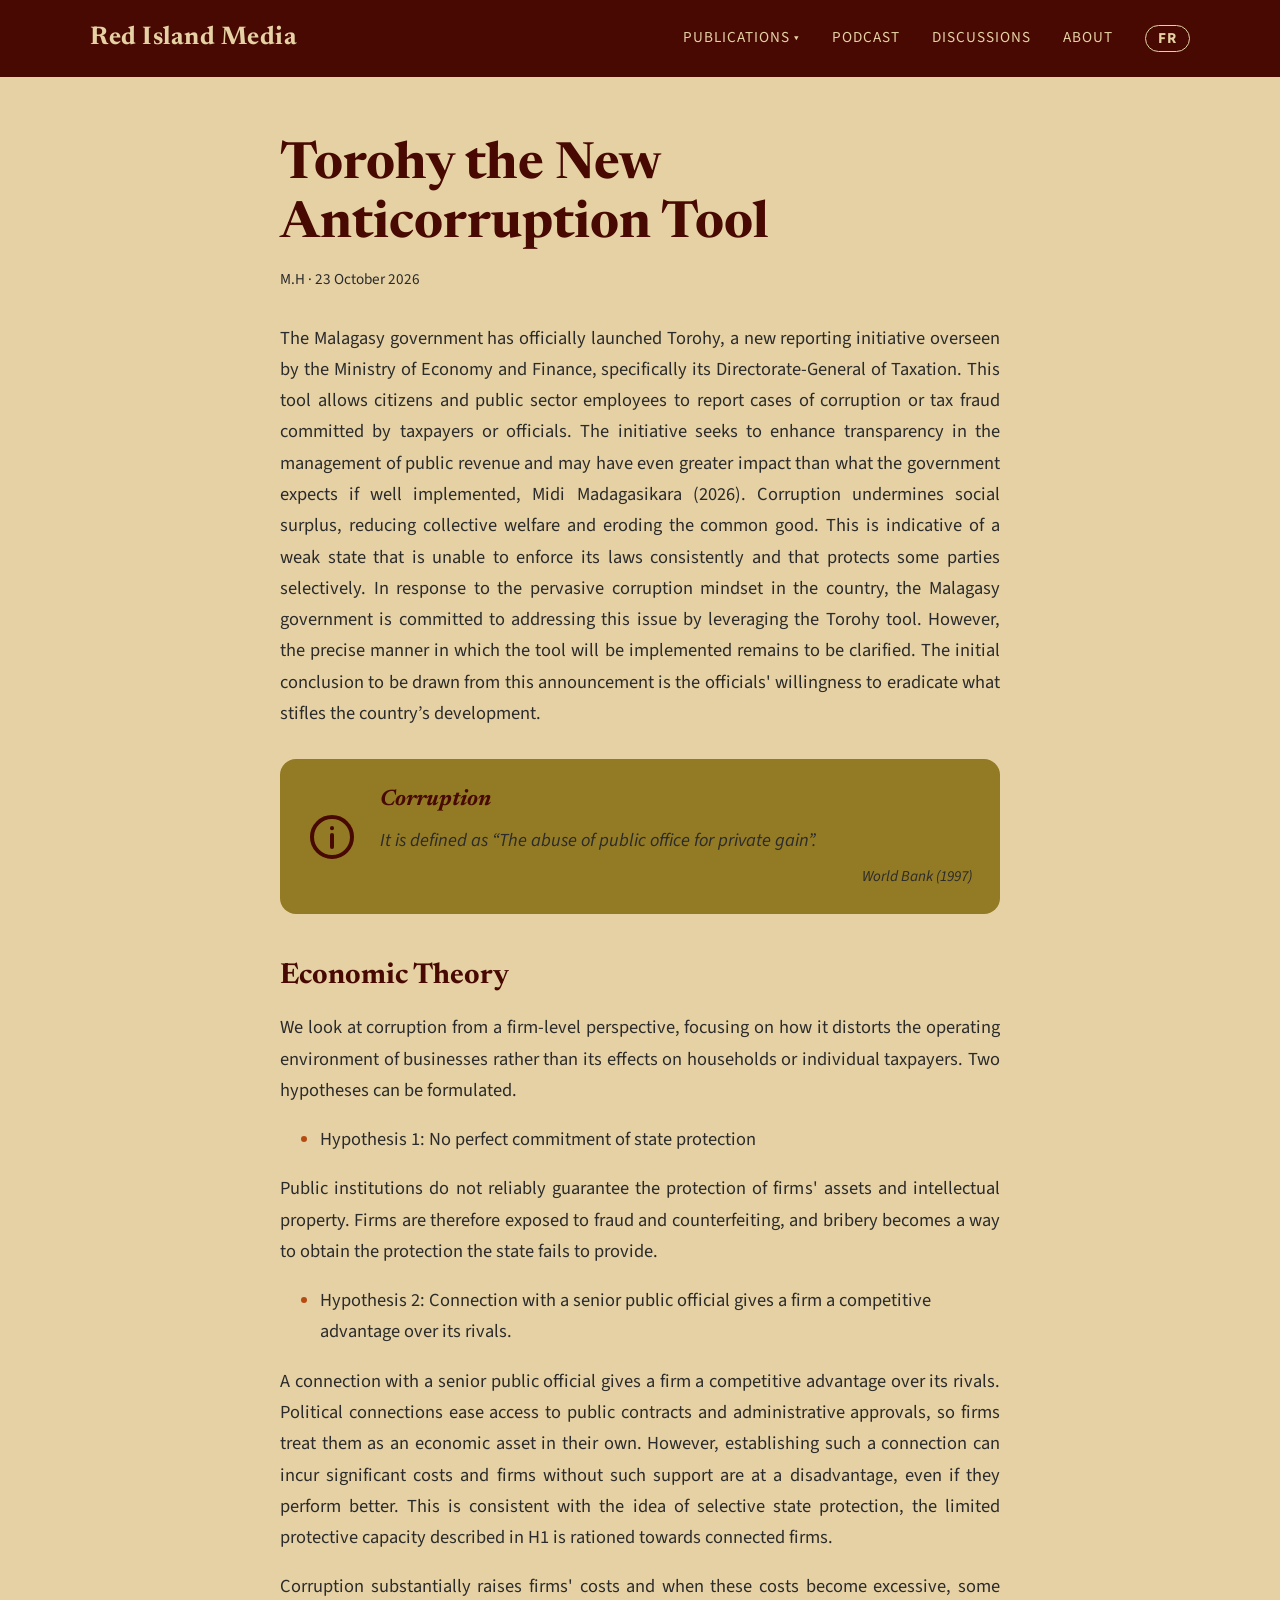
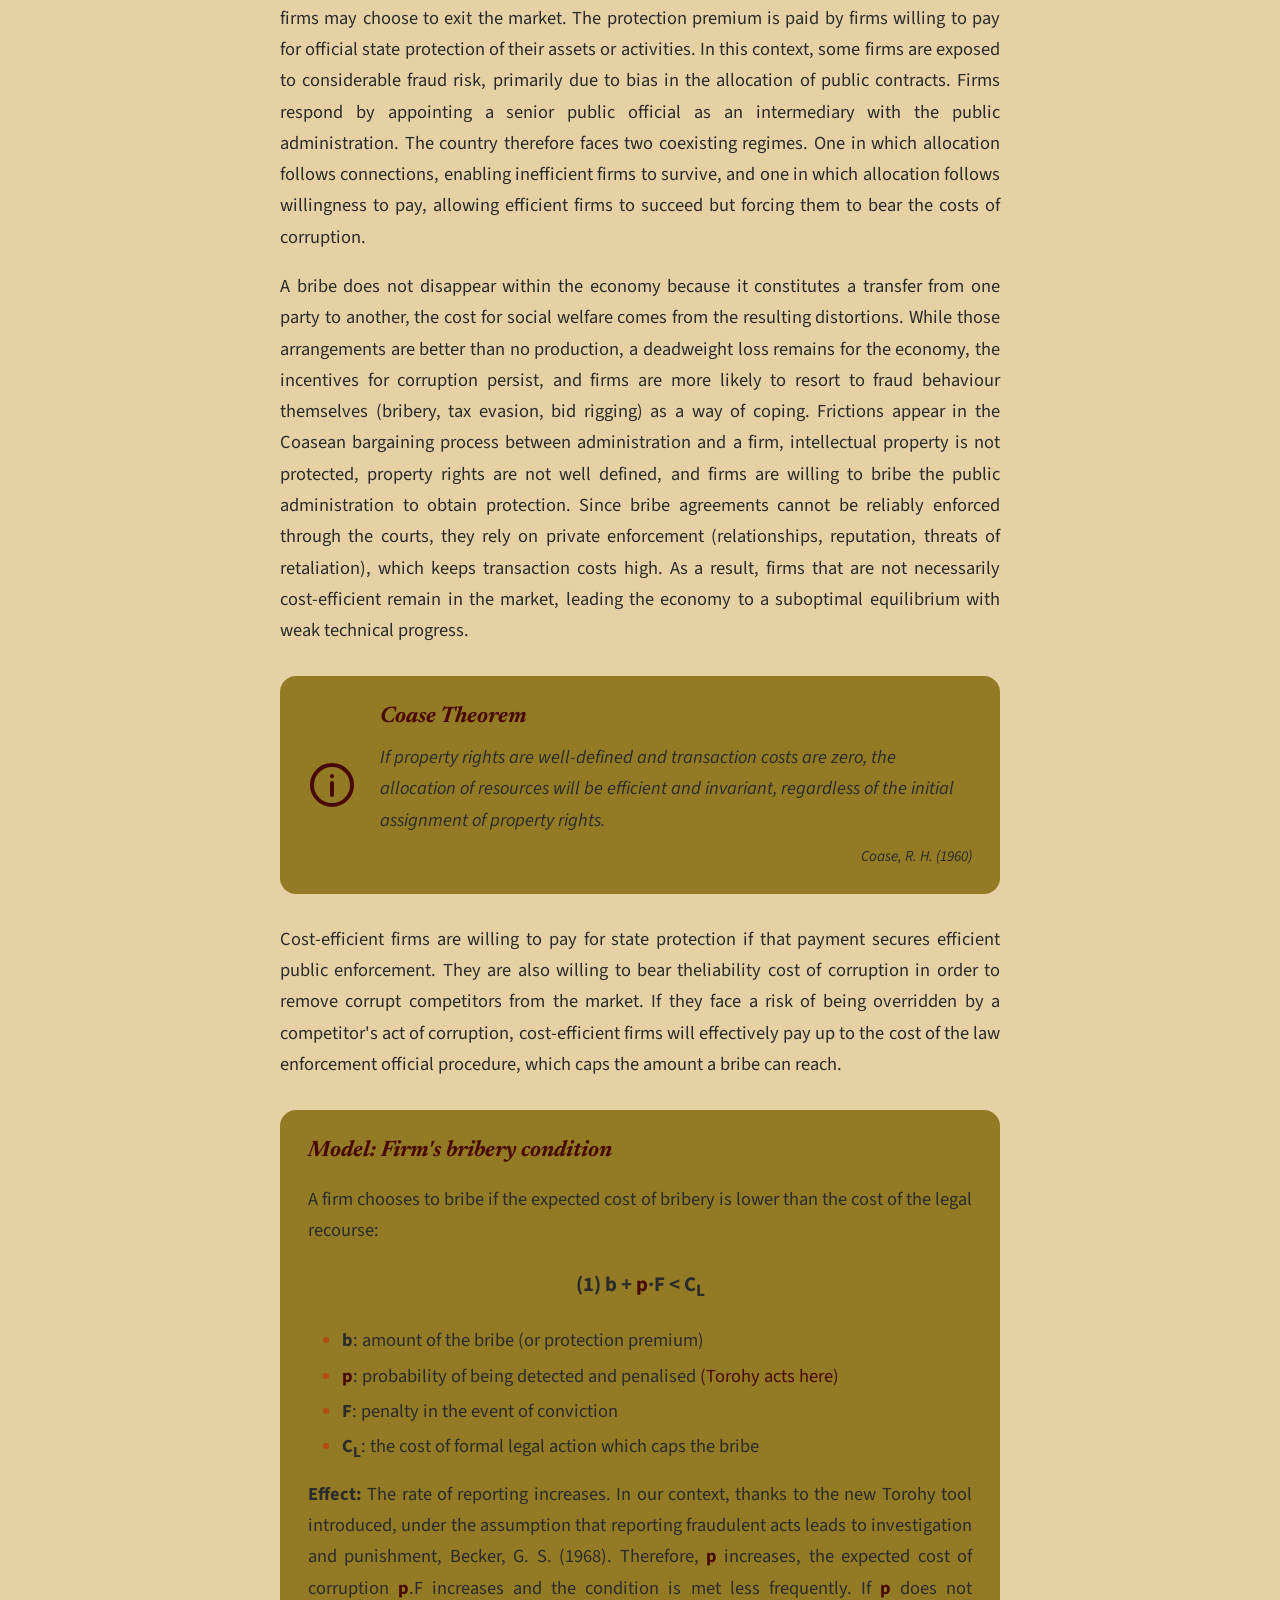
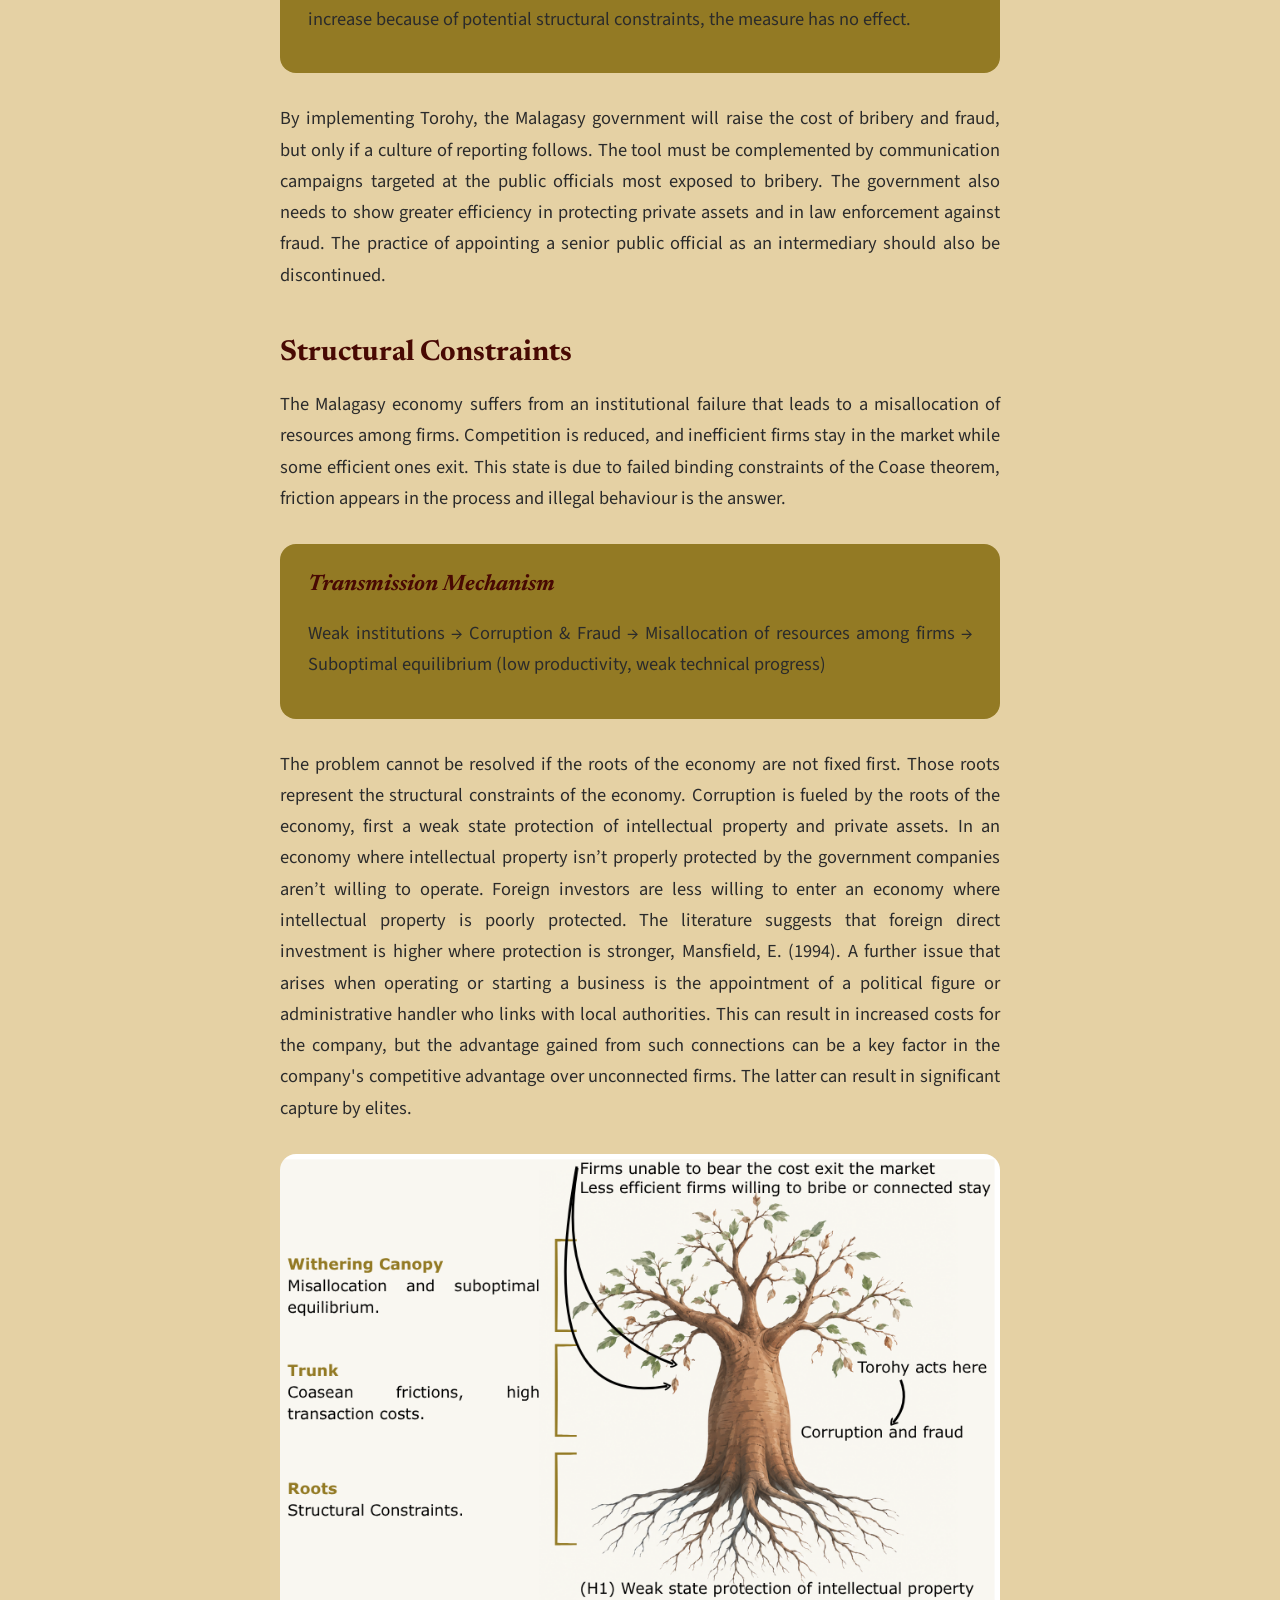
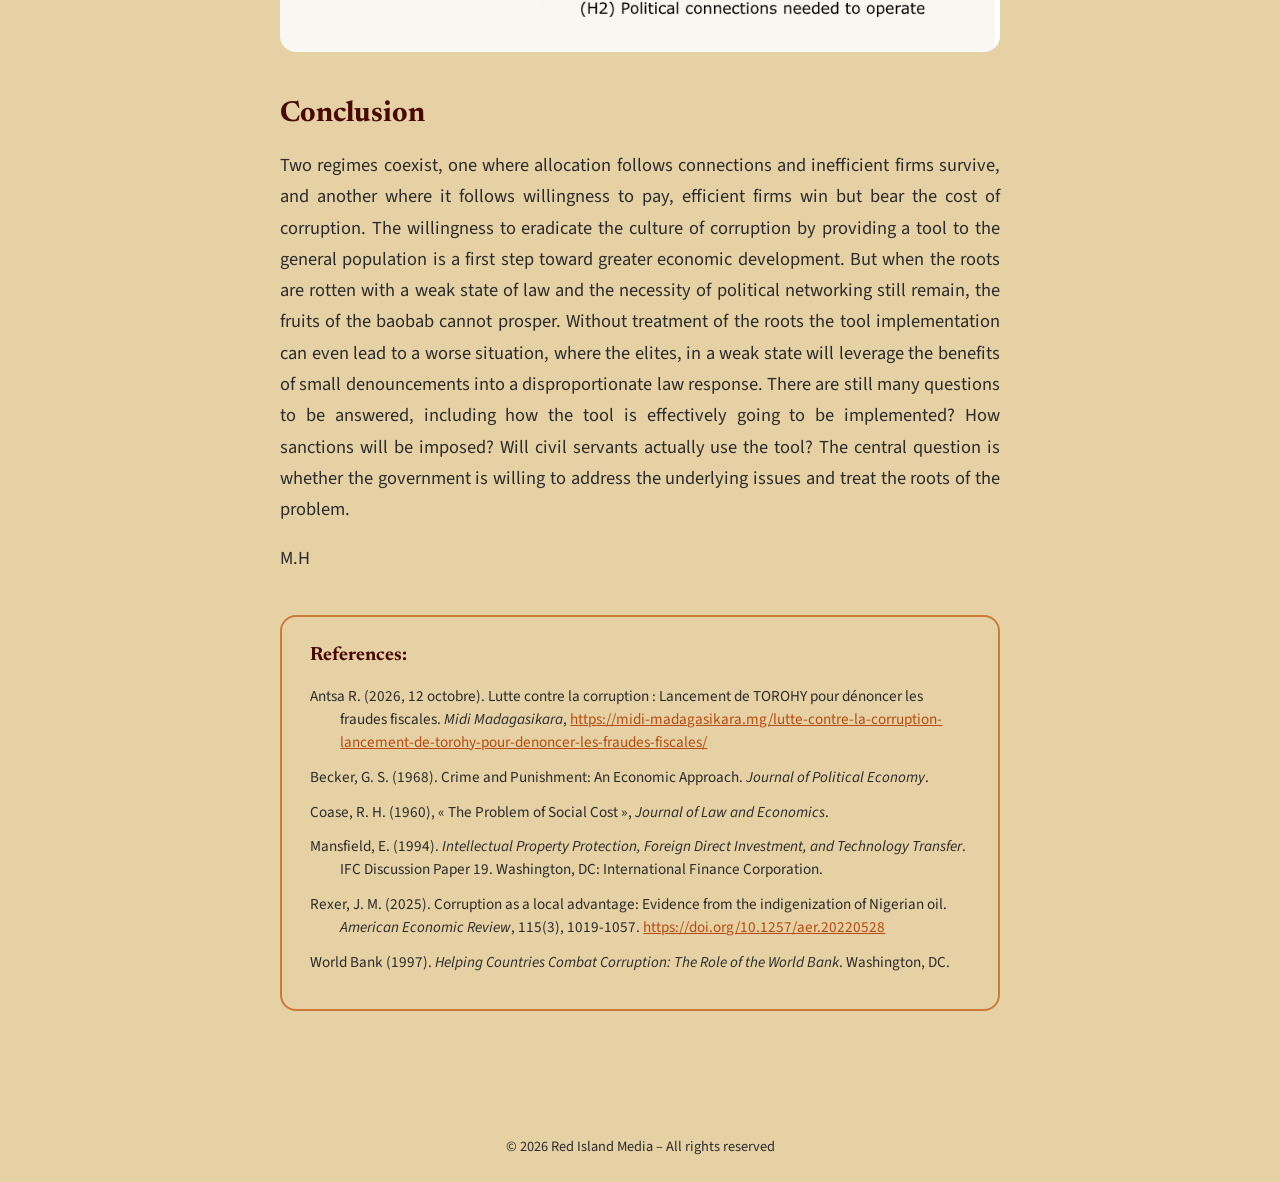
<file: analysis/paving-the-way-to-anti-corruption-culture/index.html>
<!DOCTYPE html>
<html lang="en">
<head>
  <meta charset="UTF-8">
  <meta name="viewport" content="width=device-width, initial-scale=1">
  <title>Torohy the New Anticorruption Tool – Red Island Media</title>
  <link rel="stylesheet" href="../../style.css">
  <link rel="stylesheet" href="../../article.css">
  
  <link rel="preconnect" href="https://fonts.googleapis.com">
  <link rel="preconnect" href="https://fonts.gstatic.com" crossorigin>
  <link href="https://fonts.googleapis.com/css2?family=Newsreader:ital,opsz,wght@0,6..72,200..800;1,6..72,200..800&family=Source+Sans+3:wght@400;600;700&display=swap" rel="stylesheet">

</head>
<body>

<div id="site-header" data-racine="../../" data-traduction="oui"></div>
<script src="../../header.js"></script>

  <main class="article-page">
    <h1>Torohy the New Anticorruption Tool</h1>
    <p class="meta">M.H · 23 October 2026</p>

    <p>The Malagasy government has officially launched Torohy, 
      a new reporting initiative overseen by the Ministry of Economy and Finance, 
      specifically its Directorate-General of Taxation. This tool allows citizens and public sector employees 
      to report cases of corruption or tax fraud committed by taxpayers or officials. 
      The initiative seeks to enhance transparency in the management of public revenue 
      and may have even greater impact than what the government expects if well implemented, Midi Madagasikara (2026).
      Corruption undermines social surplus, reducing collective welfare and eroding the common good. 
      This is indicative of a weak state that is unable to enforce its laws consistently and that protects some parties 
      selectively. In response to the pervasive corruption mindset in the country, 
      the Malagasy government is committed to addressing this issue by leveraging the Torohy tool. 
      However, the precise manner in which the tool will be implemented remains to be clarified. 
      The initial conclusion to be drawn from this announcement is the officials' willingness to eradicate what stifles 
      the country’s development.</p>
    
    <aside class="definition">
  <svg class="definition-icone" viewBox="0 0 24 24" width="48" height="48"
       fill="none" stroke="currentColor" stroke-width="2" stroke-linecap="round" aria-hidden="true">
    <circle cx="12" cy="12" r="10"/>
    <line x1="12" y1="11" x2="12" y2="17"/>
    <line x1="12" y1="7.5" x2="12" y2="7.6"/>
  </svg>

  <div class="definition-texte">
    <h3>Corruption</h3>
    <p>It is defined as “The abuse of public office for private gain”.</p>
    <p class="source">World Bank (1997)</p>
  </div>
</aside>

    <h2>Economic Theory</h2>
    <p>We look at corruption from a firm-level perspective, focusing on how it distorts the operating environment 
      of businesses rather than its effects on households or individual taxpayers. Two hypotheses can be formulated.</p>
<ul>
  <li>Hypothesis 1: No perfect commitment of state protection</li>
</ul>
    <p>Public institutions do not reliably guarantee the protection of firms' assets and intellectual property. 
      Firms are therefore exposed to fraud and counterfeiting, and bribery becomes a way to obtain the protection the state fails to provide.</p>
<ul>
  <li>Hypothesis 2: Connection with a senior public official gives a firm a competitive advantage over its rivals.</li>
</ul>
    <p>A connection with a senior public official gives a firm a competitive advantage over its rivals. 
      Political connections ease access to public contracts and administrative approvals, so firms treat them as an economic asset in their own. 
      However, establishing such a connection can incur significant costs and firms without such support are at a disadvantage, even if they perform better. 
      This is consistent with the idea of selective state protection, the limited protective capacity described in H1 is rationed towards connected firms.</p>

    <p>Corruption substantially raises firms' costs and when these costs become excessive, some firms may choose 
      to exit the market. The protection premium is paid by firms willing to pay for official state protection of 
      their assets or activities. In this context, some firms are exposed to considerable fraud risk, primarily 
      due to bias in the allocation of public contracts. Firms respond by appointing a senior public official as an 
      intermediary with the public administration. The country therefore faces two coexisting regimes. 
      One in which allocation follows connections, enabling inefficient firms to survive, 
      and one in which allocation follows willingness to pay, allowing efficient firms to succeed but forcing them 
      to bear the costs of corruption.</p>
    
    <p>A bribe does not disappear within the economy because it constitutes a transfer from one party to another, 
      the cost for social welfare comes from the resulting distortions. While those arrangements are better 
      than no production, a deadweight loss remains for the economy, the incentives for corruption persist, 
      and firms are more likely to resort to fraud behaviour themselves (bribery, tax evasion, bid rigging)
      as a way of coping. Frictions appear in the Coasean bargaining process between administration and a firm,
      intellectual property is not protected, property rights are not well defined, and firms are willing to bribe 
      the public administration to obtain protection. Since bribe agreements cannot be reliably enforced through 
      the courts, they rely on private enforcement (relationships, reputation, threats of retaliation), 
      which keeps transaction costs high. As a result, firms that are not necessarily cost-efficient remain in the 
      market, leading the economy to a suboptimal equilibrium with weak technical progress.</p>

<aside class="definition">
  <svg class="definition-icone" viewBox="0 0 24 24" width="48" height="48"
       fill="none" stroke="currentColor" stroke-width="2" stroke-linecap="round" aria-hidden="true">
    <circle cx="12" cy="12" r="10"/>
    <line x1="12" y1="11" x2="12" y2="17"/>
    <line x1="12" y1="7.5" x2="12" y2="7.6"/>
  </svg>

  <div class="definition-texte">
    <h3>Coase Theorem</h3>
    <p>If property rights are well-defined and transaction costs are zero, 
      the allocation of resources will be efficient and invariant, 
      regardless of the initial assignment of property rights.</p>
    <p class="source">Coase, R. H. (1960)</p>
  </div>
</aside>

    <p>Cost-efficient firms are willing to pay for state protection if that payment secures efficient public enforcement. 
      They are also willing to bear theliability cost of corruption in order to remove corrupt competitors 
      from the market. If they face a risk of being overridden by a competitor's act of corruption, 
      cost-efficient firms will effectively pay up to the cost of the law enforcement official procedure, 
      which caps the amount a bribe can reach. </p>

    <aside class="modele">
  <h3>Model: Firm's bribery condition</h3>

  <p>A firm chooses to bribe if the expected cost of bribery is lower than the cost of the legal recourse:</p>

  <p class="formule">(1) b + <span class="accent">p</span>·F &lt; C<sub>L</sub></p>

  <ul>
    <li><strong>b</strong>: amount of the bribe (or protection premium)</li>
    <li><strong class="accent">p</strong>: probability of being detected and penalised <span class="accent">(Torohy acts here)</span></li>
    <li><strong>F</strong>: penalty in the event of conviction</li>
    <li><strong>C<sub>L</sub></strong>: the cost of formal legal action which caps the bribe</li>
  </ul>

  <p><strong>Effect:</strong> The rate of reporting increases. In our context, thanks to the new Torohy tool introduced, under the assumption that reporting fraudulent acts leads to investigation and punishment, Becker, G. S. (1968). Therefore, <strong class="accent">p</strong> increases, the expected cost of corruption <strong class="accent">p</strong>.F increases and the condition is met less frequently. If <strong class="accent">p</strong> does not increase because of potential structural constraints, the measure has no effect.</p>
</aside>
      <p>By implementing Torohy, the Malagasy government will raise the cost of bribery and fraud, 
        but only if a culture of reporting follows. The tool must be complemented by communication campaigns 
        targeted at the public officials most exposed to bribery. The government also needs to show greater 
        efficiency in protecting private assets and in law enforcement against fraud. 
        The practice of appointing a senior public official as an intermediary should also be discontinued.</p>

<h2>Structural Constraints</h2>
<p>The Malagasy economy suffers from an institutional failure that leads to a misallocation of resources among
  firms. Competition is reduced, and inefficient firms stay in the market while some efficient ones exit. 
  This state is due to failed binding constraints of the Coase theorem, friction appears in the process and 
  illegal behaviour is the answer.</p>
    
<aside class="modele">
  <h3>Transmission Mechanism</h3>
  <p>Weak institutions → Corruption &amp; Fraud → Misallocation of resources among firms → Suboptimal equilibrium (low productivity, weak technical progress)</p>
</aside>

    <p>The problem cannot be resolved if the roots of the economy are not fixed first. 
      Those roots represent the structural constraints of the economy. 
      Corruption is fueled by the roots of the economy, first a weak state protection of intellectual property 
      and private assets. In an economy where intellectual property isn’t properly protected by the government 
      companies aren’t willing to operate. Foreign investors are less willing to enter an economy where 
      intellectual property is poorly protected. The literature suggests that foreign direct investment is 
      higher where protection is stronger, Mansfield, E. (1994). A further issue that arises when operating or 
      starting a business is the appointment of a political figure or administrative handler who links with local 
      authorities. This can result in increased costs for the company, but the advantage gained from such 
      connections can be a key factor in the company's competitive advantage over unconnected firms. 
      The latter can result in significant capture by elites.</p>
    
    <img src="Baobab Illustration.png" alt="Description de la photo">

    
    <h2>Conclusion</h2>

    <p>Two regimes coexist, one where allocation follows connections and inefficient firms survive, 
      and another where it follows willingness to pay, efficient firms win but bear the cost of corruption. 
      The willingness to eradicate the culture of corruption by providing a tool to the general population is a 
      first step toward greater economic development. But when the roots are rotten with a weak state of law and 
      the necessity of political networking still remain, the fruits of the baobab cannot prosper. 
      Without treatment of the roots the tool implementation can even lead to a worse situation, where the 
      elites, in a weak state will leverage the benefits of small denouncements into a disproportionate 
      law response. There are still many questions to be answered, including how the tool is effectively going 
      to be implemented? How sanctions will be imposed? Will civil servants actually use the tool? 
      The central question is whether the government is willing to address the underlying issues and treat the 
      roots of the problem.</p>

    <p>M.H</p>

<aside class="references">
  <h3>References:</h3>

  <p>Antsa R. (2026, 12 octobre). Lutte contre la corruption : Lancement de TOROHY pour dénoncer les fraudes fiscales. <em>Midi Madagasikara</em>, <a href="https://midi-madagasikara.mg/lutte-contre-la-corruption-lancement-de-torohy-pour-denoncer-les-fraudes-fiscales/" target="_blank" rel="noopener">https://midi-madagasikara.mg/lutte-contre-la-corruption-lancement-de-torohy-pour-denoncer-les-fraudes-fiscales/</a></p>

  <p>Becker, G. S. (1968). Crime and Punishment: An Economic Approach. <em>Journal of Political Economy</em>.</p>

  <p>Coase, R. H. (1960), « The Problem of Social Cost », <em>Journal of Law and Economics</em>.</p>
  
  <p>Mansfield, E. (1994). <em>Intellectual Property Protection, Foreign Direct Investment, and Technology Transfer</em>. IFC Discussion Paper 19. Washington, DC: International Finance Corporation.</p>
  
  <p>Rexer, J. M. (2025). Corruption as a local advantage: Evidence from the indigenization of Nigerian oil. <em>American Economic Review</em>, 115(3), 1019-1057. <a href="https://doi.org/10.1257/aer.20220528" target="_blank" rel="noopener">https://doi.org/10.1257/aer.20220528</a></p>

  <p>World Bank (1997). <em>Helping Countries Combat Corruption: The Role of the World Bank</em>. Washington, DC.</p>

</aside>
    
    
  </main>

  <footer>
    © 2026 Red Island Media – All rights reserved
  </footer>

</body>
</html>
</file>
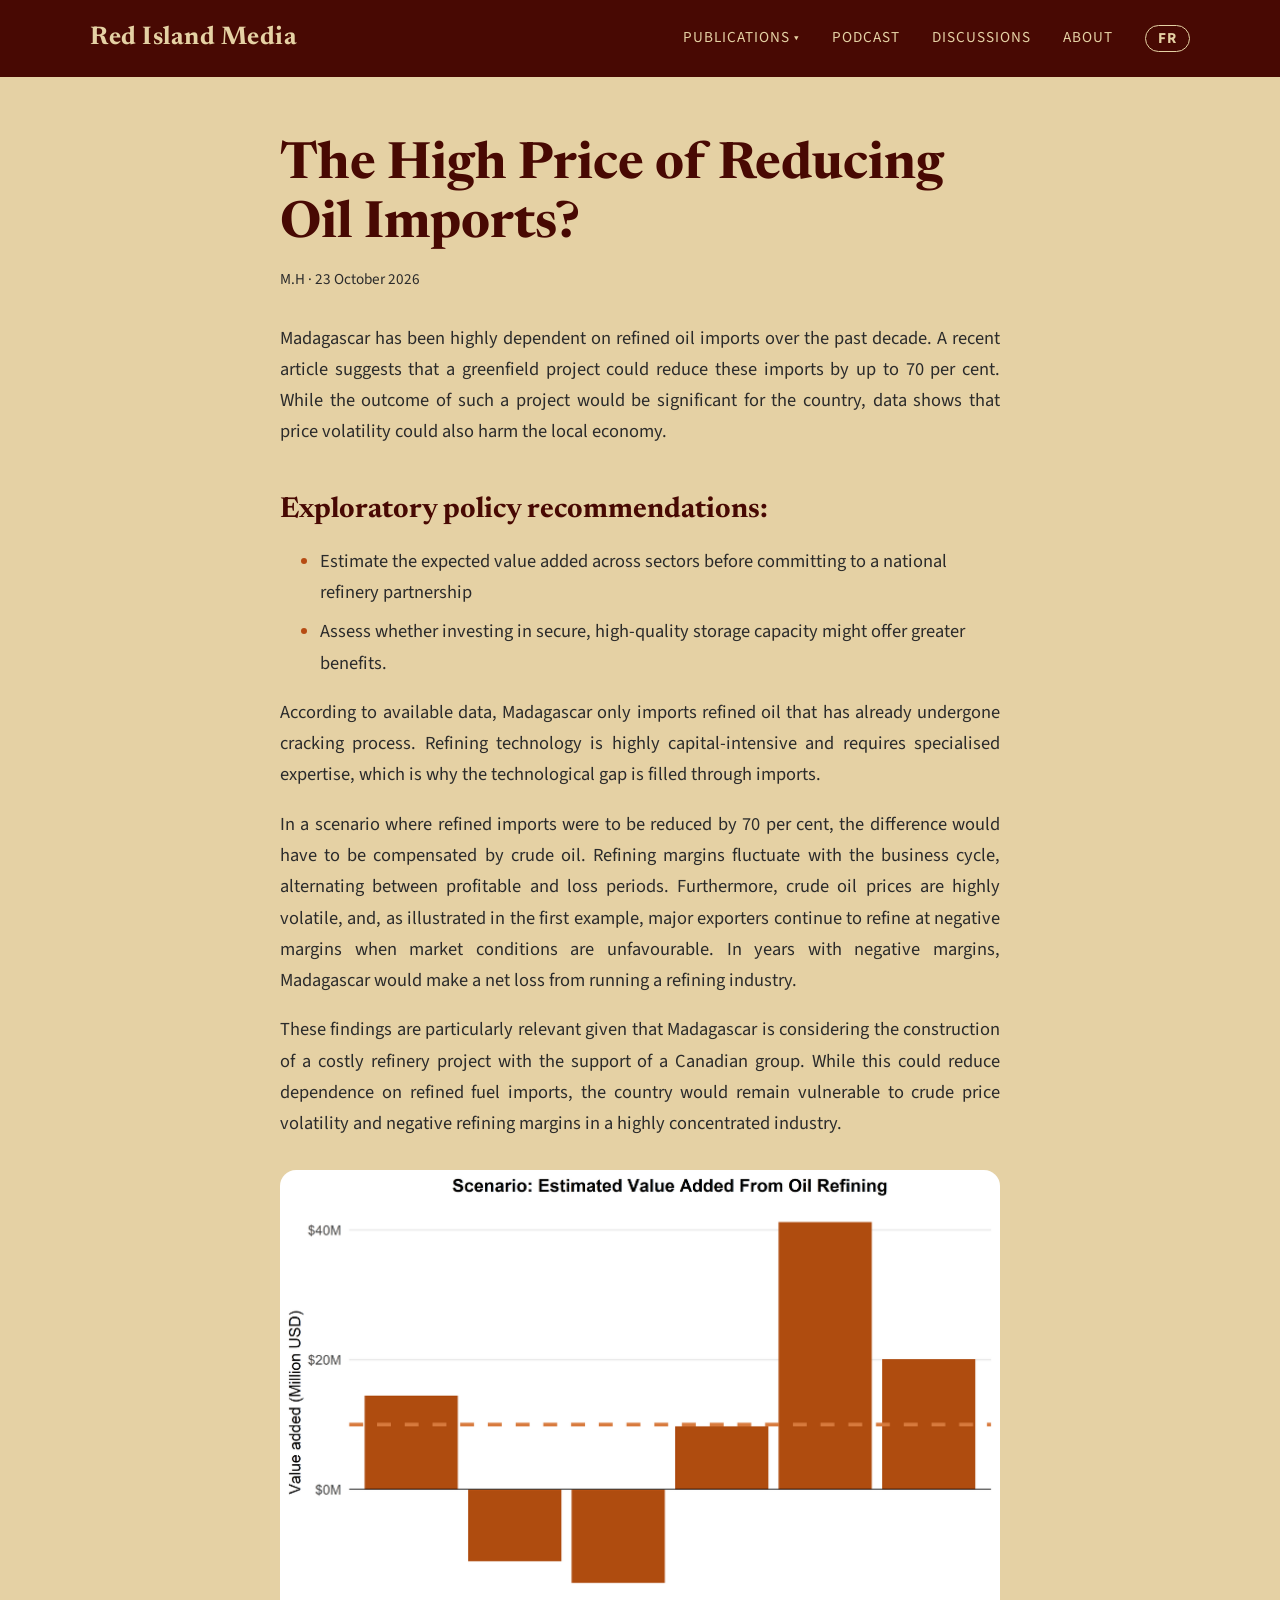
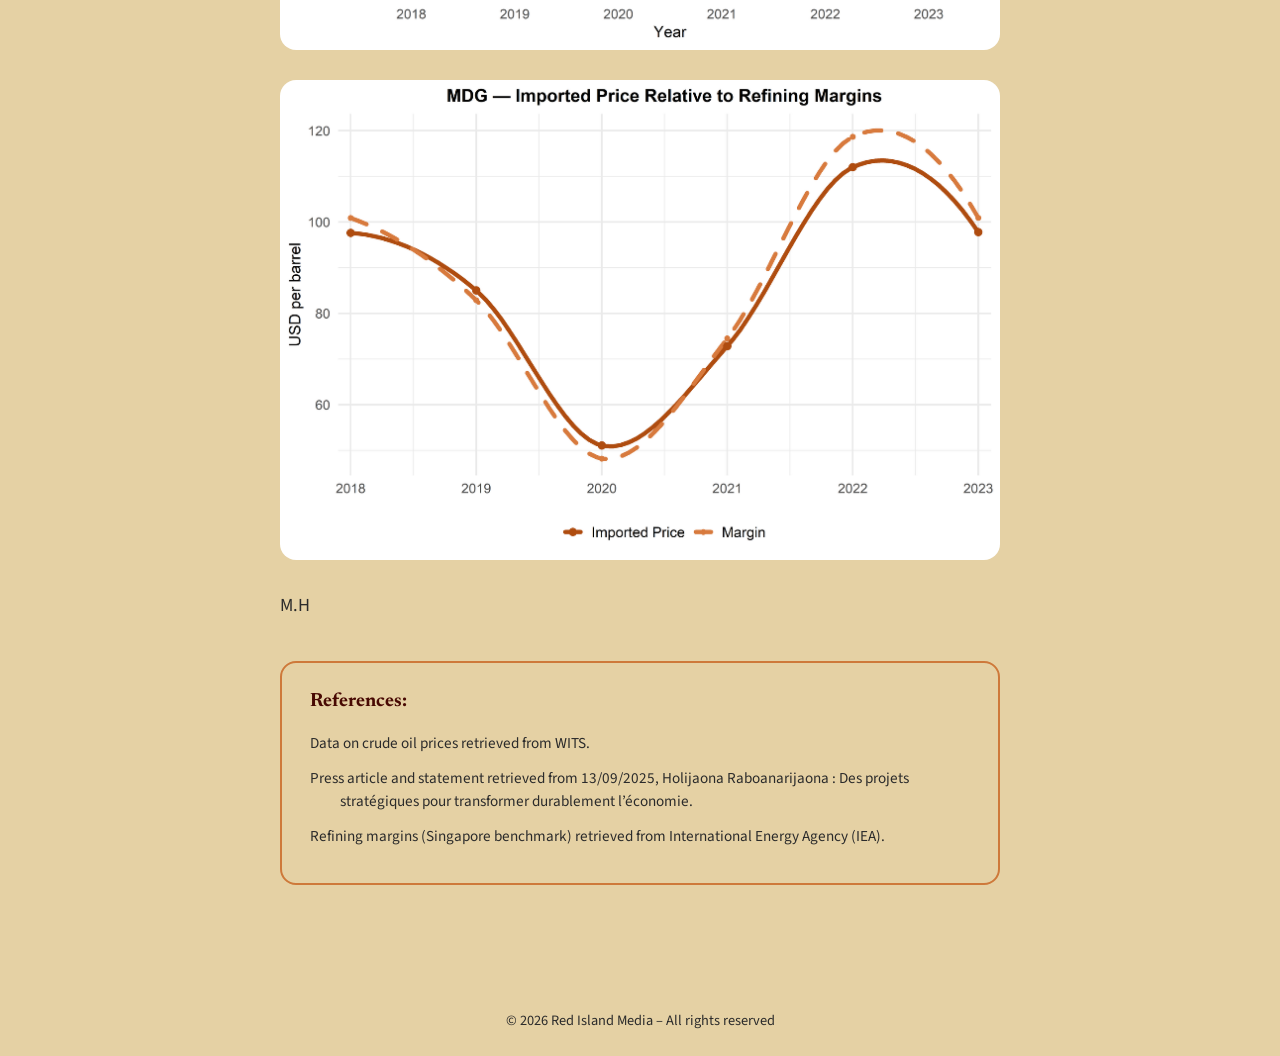
<file: analysis/refinery-project/index.html>
<!DOCTYPE html>
<html lang="en">
<head>
  <meta charset="UTF-8">
  <meta name="viewport" content="width=device-width, initial-scale=1">
  <title>Cutting Refined Oil Imports</title>
  <link rel="stylesheet" href="../../style.css">
  <link rel="stylesheet" href="../../article.css">
  
  <link rel="preconnect" href="https://fonts.googleapis.com">
  <link rel="preconnect" href="https://fonts.gstatic.com" crossorigin>
  <link href="https://fonts.googleapis.com/css2?family=Newsreader:ital,opsz,wght@0,6..72,200..800;1,6..72,200..800&family=Source+Sans+3:wght@400;600;700&display=swap" rel="stylesheet">

</head>
<body>

<div id="site-header" data-racine="../../" data-traduction="oui"></div>
<script src="../../header.js"></script>

  <main class="article-page">
    <h1>The High Price of Reducing Oil Imports?</h1>
    <p class="meta">M.H · 23 October 2026</p>

    <p>Madagascar has been highly dependent on refined oil imports over the past decade. 
      A recent article suggests that a greenfield project could reduce these imports by up to 70 per cent.  
      While the outcome of such a project would be significant for the country, data shows that price volatility could also harm the local economy.</p>

    <h2>Exploratory policy recommendations:</h2>
<ul>
  <li>Estimate the expected value added across sectors before committing to a national refinery partnership</li>
  <li>Assess whether investing in secure, high-quality storage capacity might offer greater benefits.</li>
</ul>
    <p>According to available data, Madagascar only imports refined oil that has already undergone cracking process. Refining technology is highly capital-intensive and requires specialised expertise, which is why the technological gap is filled through imports.</p>

    <p>In a scenario where refined imports were to be reduced by 70 per cent, the difference would have to be compensated by crude oil. Refining margins fluctuate with the business cycle, alternating between profitable and loss periods. Furthermore, crude oil prices are highly volatile, and, as illustrated in the first example, major exporters continue to refine at negative margins when market conditions are unfavourable. In years with negative margins, Madagascar would make a net loss from running a refining industry.</p>
    
    <p>These findings are particularly relevant given that Madagascar is considering the construction of a costly refinery project with the support of a Canadian group. While this could reduce dependence on refined fuel imports, the country would remain vulnerable to crude price volatility and negative refining margins in a highly concentrated industry.</p>


    
    <img src="estimated-added-value-from-oil-refining.png" alt="Description de la photo">
    <img src="imported-price-relative-to-refining-margins.png" alt="Description de la photo">

    <p>M.H</p>

<aside class="references">
  <h3>References:</h3>

  <p>Data on crude oil prices retrieved from WITS.</p>
  
  <p>Press article and statement retrieved from 13/09/2025, Holijaona Raboanarijaona : Des projets stratégiques pour transformer durablement l’économie.</p>

  <p>Refining margins (Singapore benchmark) retrieved from International Energy Agency (IEA).</p>

</aside>
    
    
  </main>

  <footer>
    © 2026 Red Island Media – All rights reserved
  </footer>

</body>
</html>
</file>
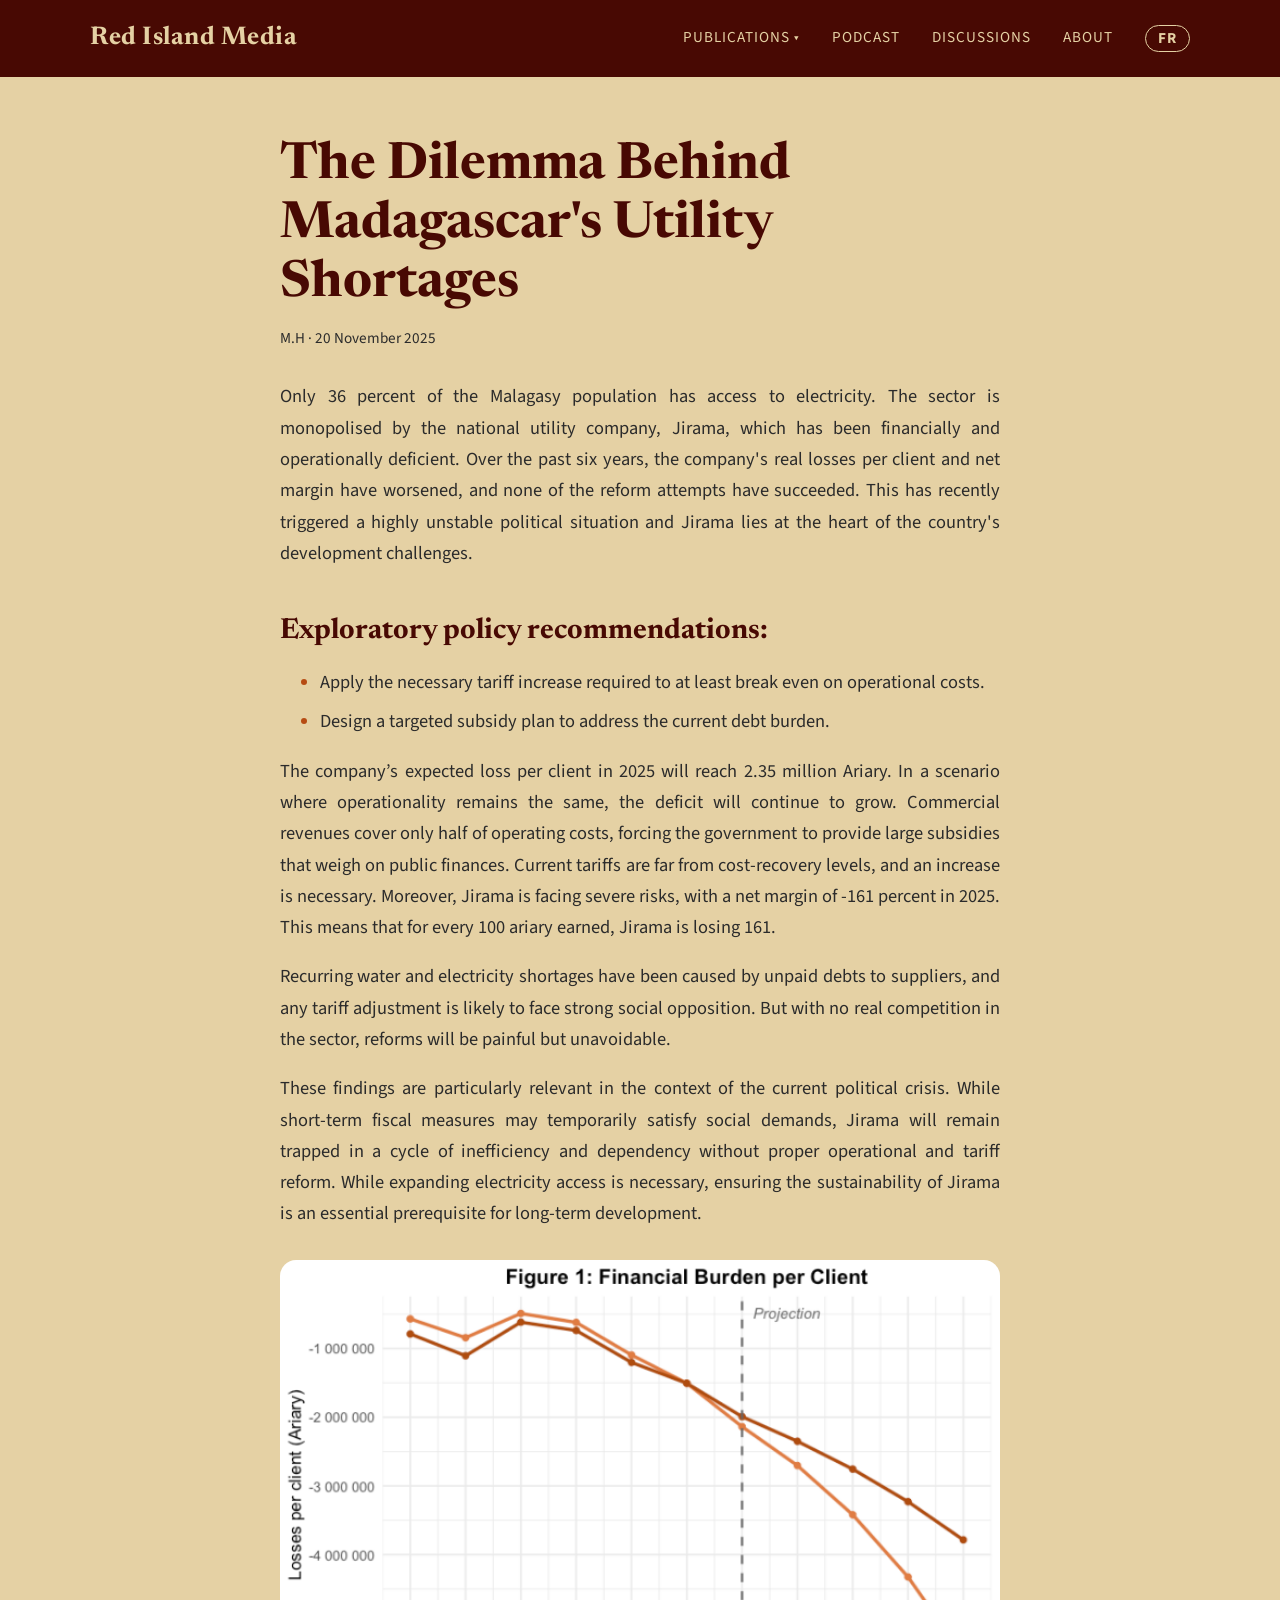
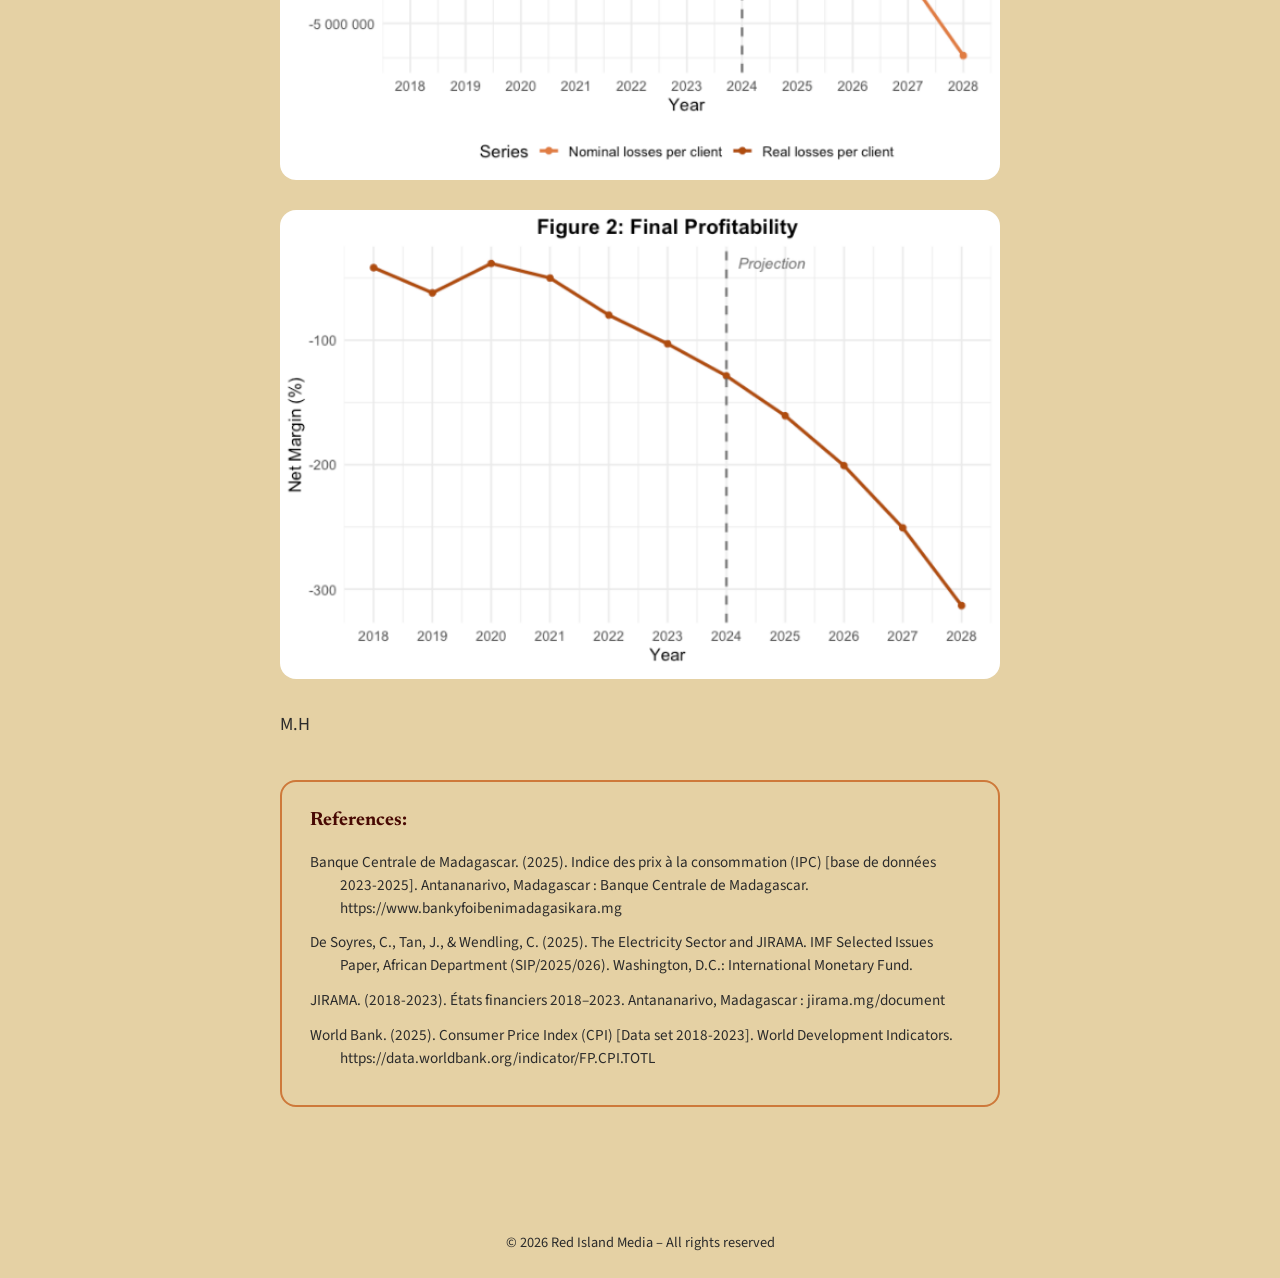
<file: analysis/utility-shortages/index.html>
<!DOCTYPE html>
<html lang="en">
<head>
  <meta charset="UTF-8">
  <meta name="viewport" content="width=device-width, initial-scale=1">
  <title>The Dilemma Behind Madagascar's Utility Shortages</title>
  <link rel="stylesheet" href="../../style.css">
  <link rel="stylesheet" href="../../article.css">
  
  <link rel="preconnect" href="https://fonts.googleapis.com">
  <link rel="preconnect" href="https://fonts.gstatic.com" crossorigin>
  <link href="https://fonts.googleapis.com/css2?family=Newsreader:ital,opsz,wght@0,6..72,200..800;1,6..72,200..800&family=Source+Sans+3:wght@400;600;700&display=swap" rel="stylesheet">

</head>
<body>

<div id="site-header" data-racine="../../" data-traduction="oui"></div>
<script src="../../header.js"></script>

  <main class="article-page">
    <h1>The Dilemma Behind Madagascar's Utility Shortages</h1>
    <p class="meta">M.H · 20 November 2025</p>

    <p>Only 36 percent of the Malagasy population has access to electricity. The sector is monopolised by the national utility company, Jirama, which has been financially and operationally deficient. Over the past six years, the company's real losses per client and net margin have worsened, and none of the reform attempts have succeeded. This has recently triggered a highly unstable political situation and Jirama lies at the heart of the country's development challenges.</p>

    <h2>Exploratory policy recommendations:</h2>
<ul>
  <li>Apply the necessary tariff increase required to at least break even on operational costs.</li>
  <li>Design a targeted subsidy plan to address the current debt burden.</li>
</ul>
    <p>The company’s expected loss per client in 2025 will reach 2.35 million Ariary. In a scenario where operationality remains the same, the deficit will continue to grow. Commercial revenues cover only half of operating costs, forcing the government to provide large subsidies that weigh on public finances. Current tariffs are far from cost-recovery levels, and an increase is necessary. Moreover, Jirama is facing severe risks, with a net margin of -161 percent in 2025. This means that for every 100 ariary earned, Jirama is losing 161.</p>

    <p>Recurring water and electricity shortages have been caused by unpaid debts to suppliers, and any tariff adjustment is likely to face strong social opposition. But with no real competition in the sector, reforms will be painful but unavoidable.</p>
    
    <p>These findings are particularly relevant in the context of the current political crisis. While short-term fiscal measures may temporarily satisfy social demands, Jirama will remain trapped in a cycle of inefficiency and dependency without proper operational and tariff reform. While expanding electricity access is necessary, ensuring the sustainability of Jirama is an essential prerequisite for long-term development.</p>

    
    <img src="financial-burden-per-client.png" alt="Description de la photo">
    <img src="final-profitability.png" alt="Description de la photo">

    <p>M.H</p>

<aside class="references">
  <h3>References:</h3>

  <p>Banque Centrale de Madagascar. (2025). Indice des prix à la consommation (IPC) [base de données 2023-2025]. Antananarivo, Madagascar : Banque Centrale de Madagascar. https://www.bankyfoibenimadagasikara.mg</p>

  <p>De Soyres, C., Tan, J., & Wendling, C. (2025). The Electricity Sector and JIRAMA. IMF Selected Issues Paper, African Department (SIP/2025/026). Washington, D.C.: International Monetary Fund.</p>
  
  <p>JIRAMA. (2018-2023). États financiers 2018–2023. Antananarivo, Madagascar : jirama.mg/document </p>
  
  <p>World Bank. (2025). Consumer Price Index (CPI) [Data set 2018-2023]. World Development Indicators. https://data.worldbank.org/indicator/FP.CPI.TOTL</p>
 
</aside>
    
    
  </main>

  <footer>
    © 2026 Red Island Media – All rights reserved
  </footer>

</body>
</html>
</file>
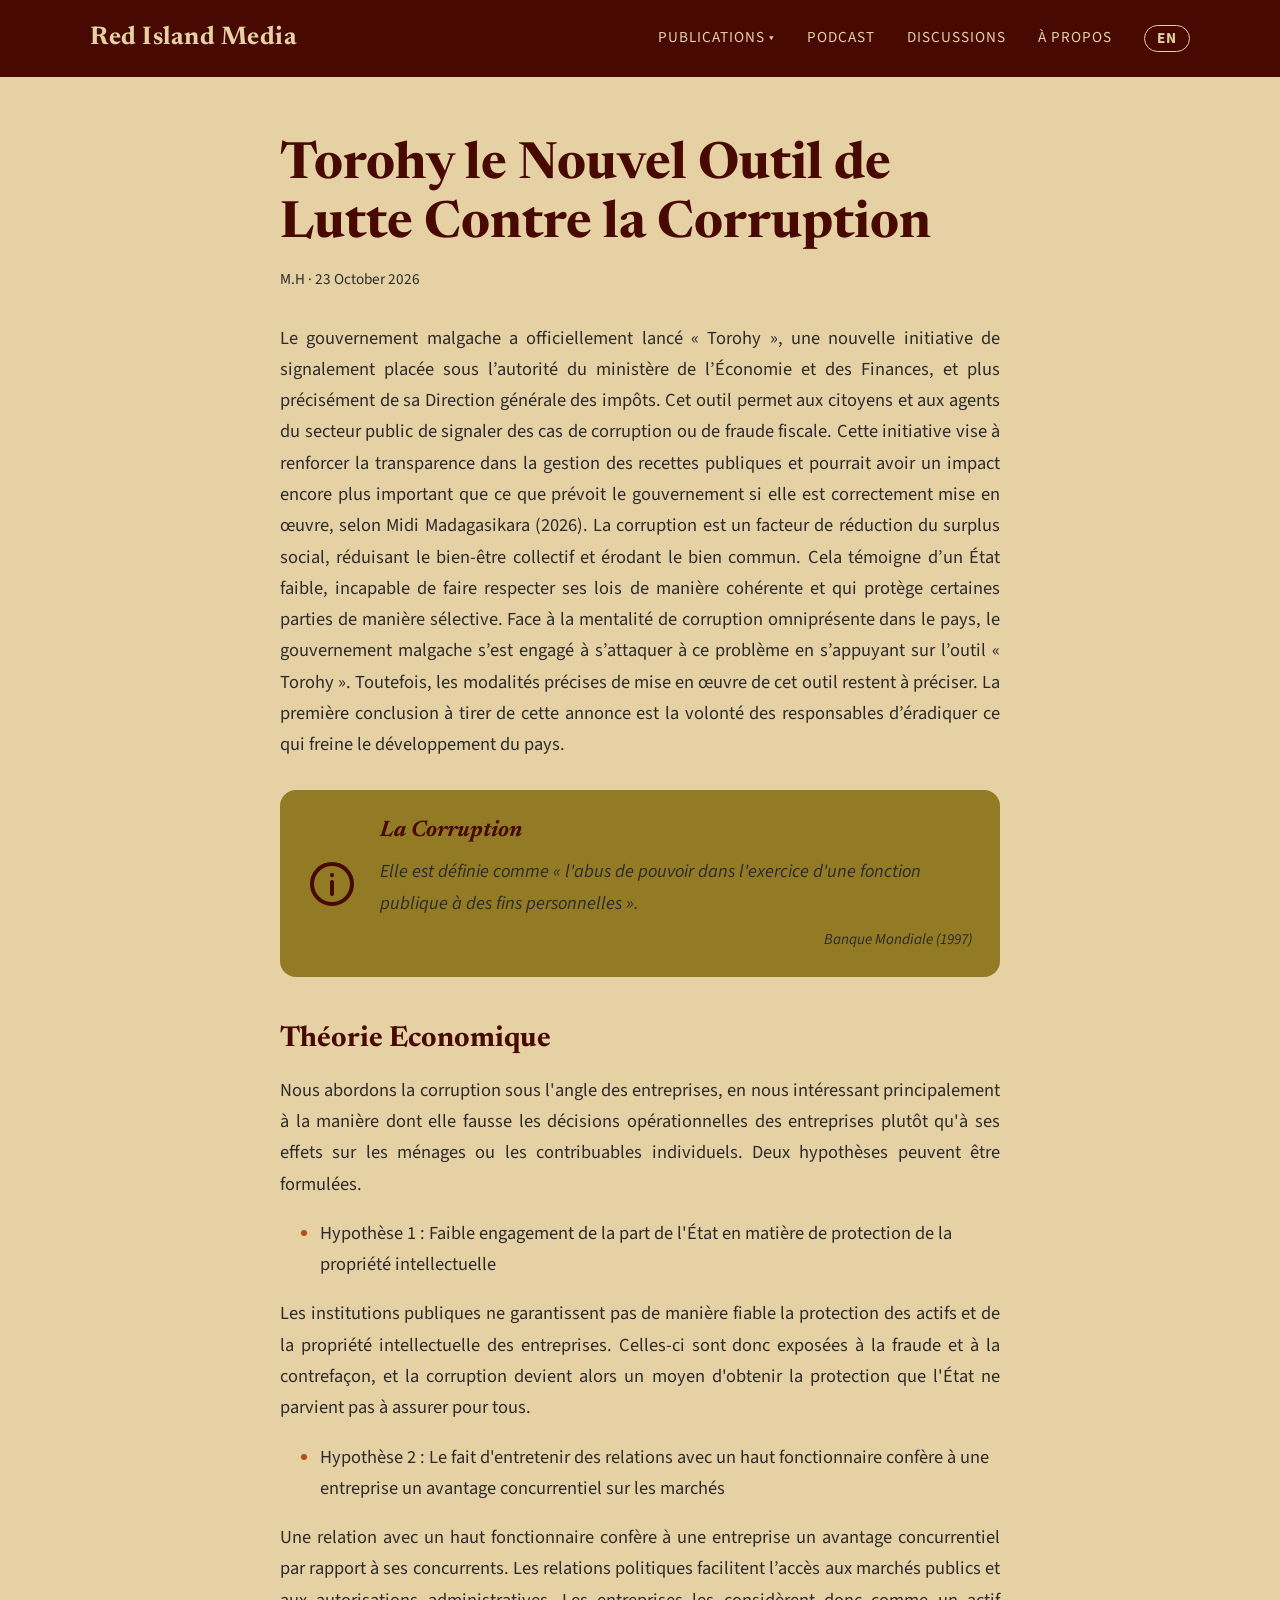
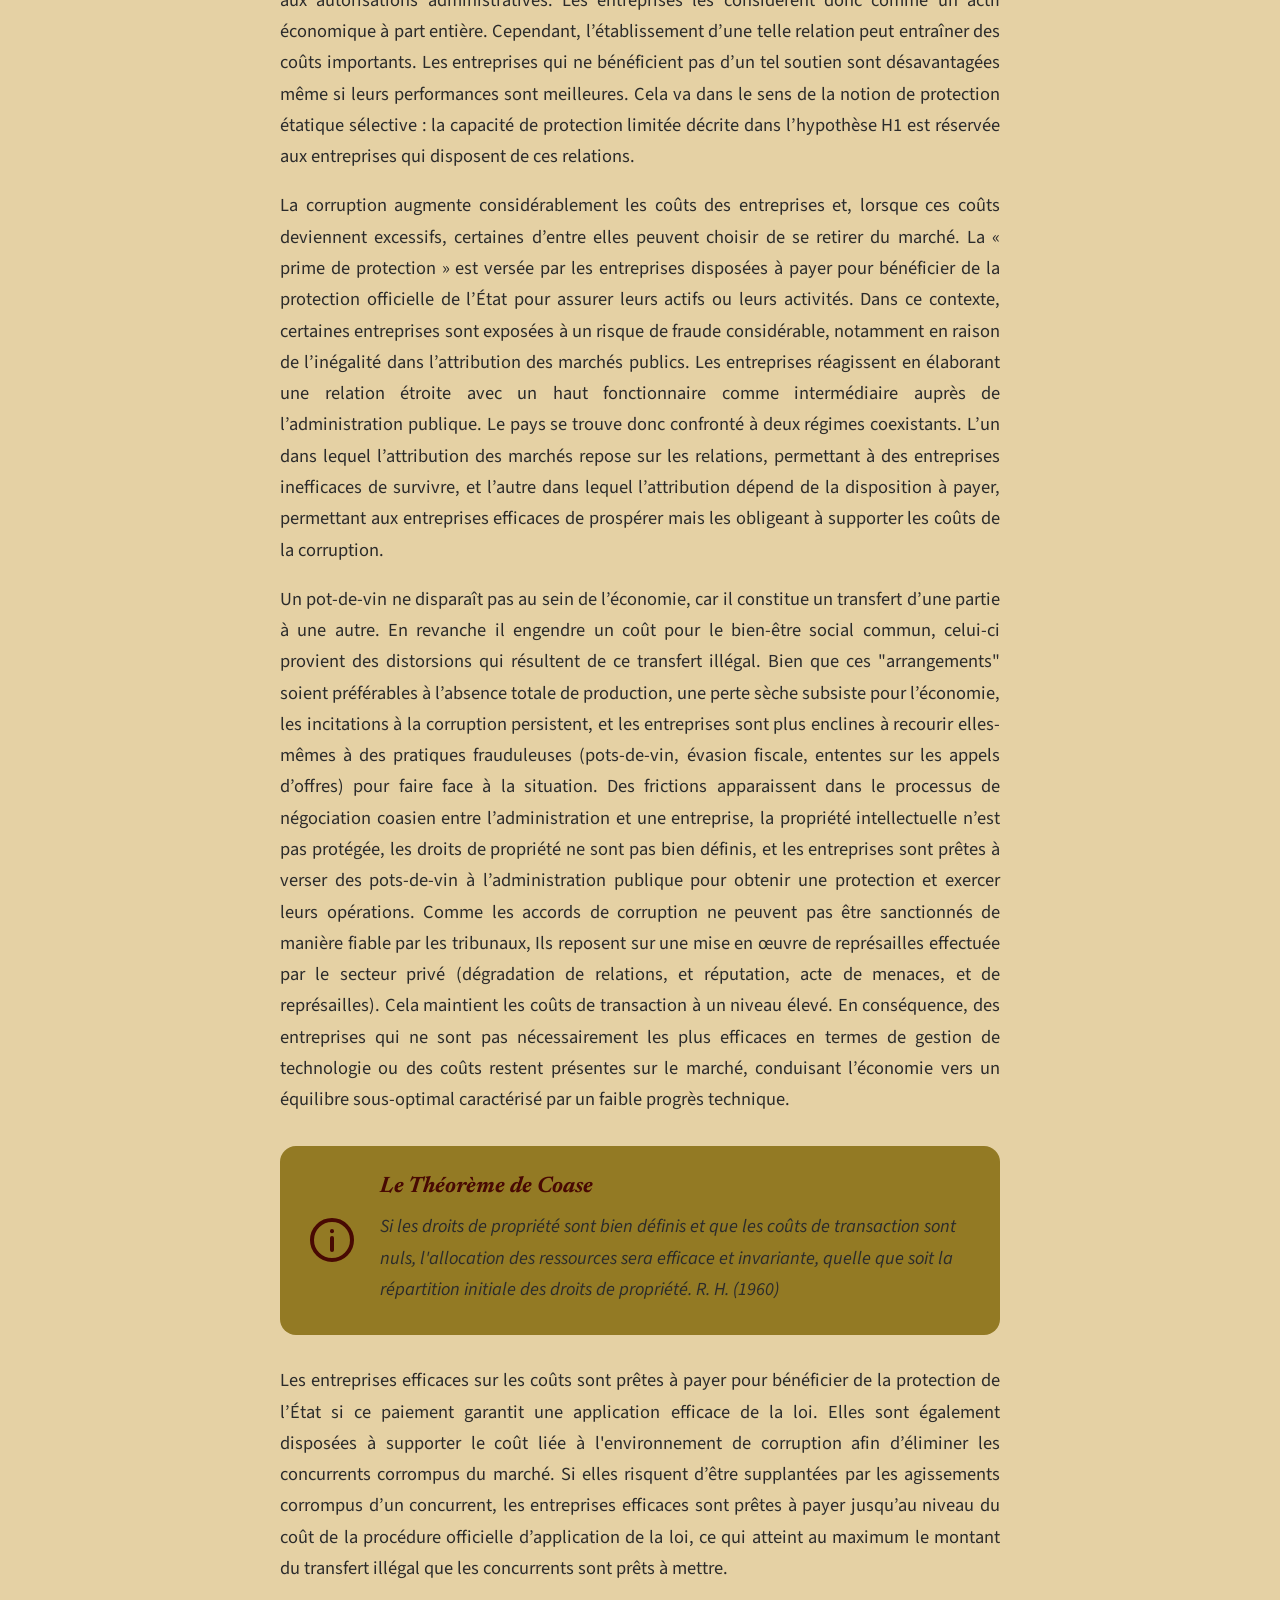
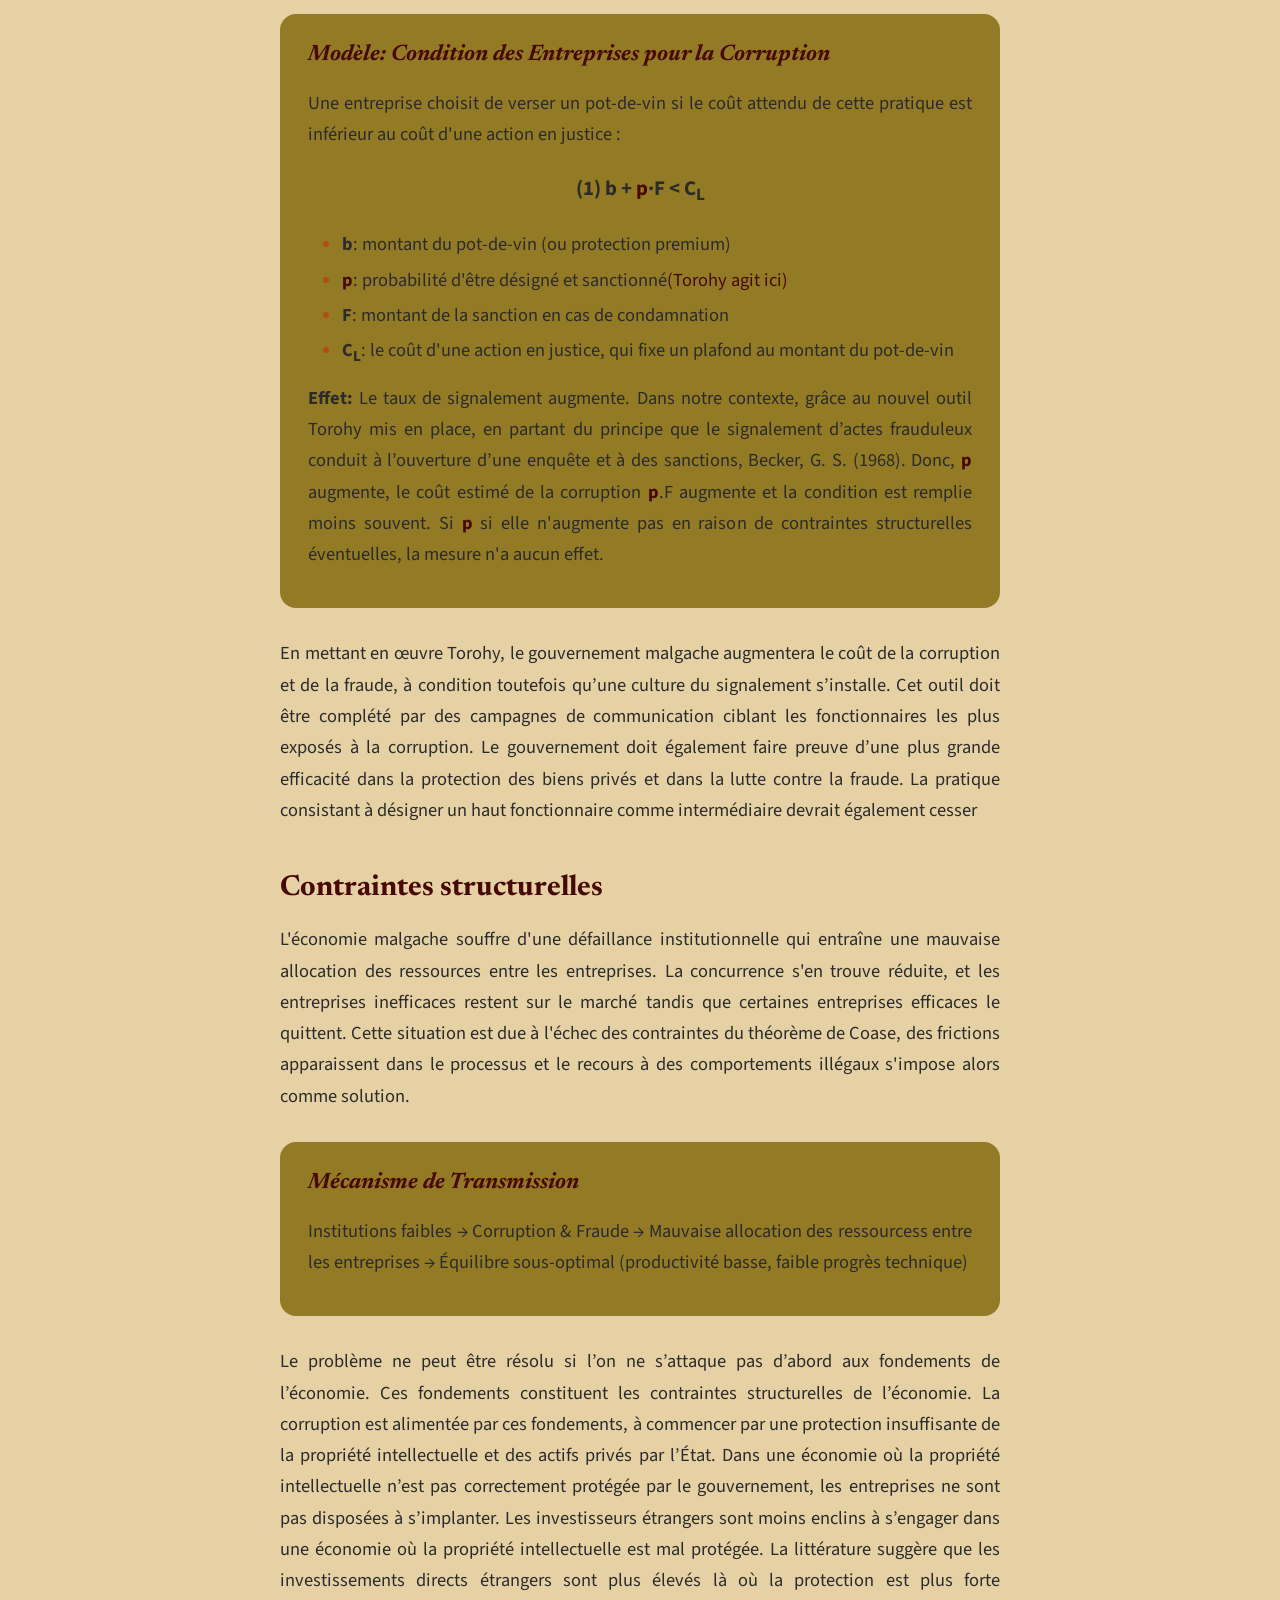
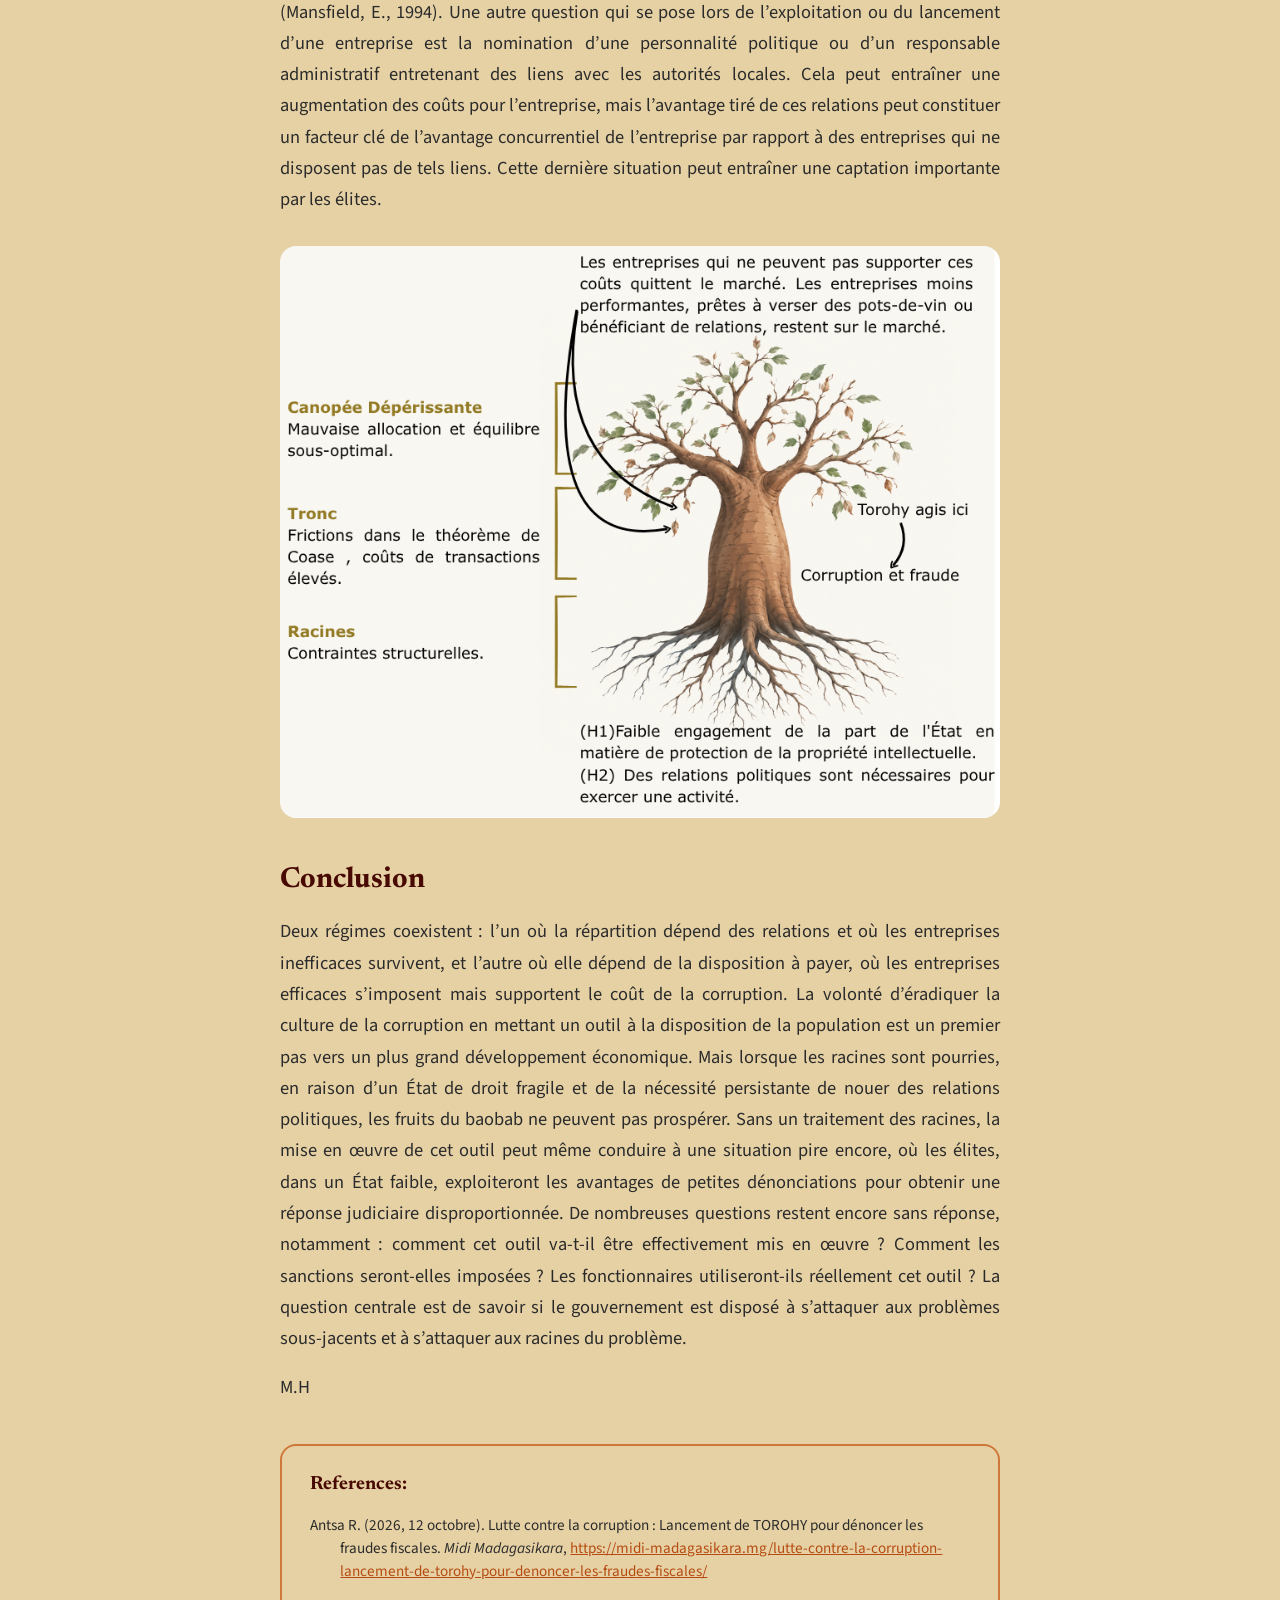
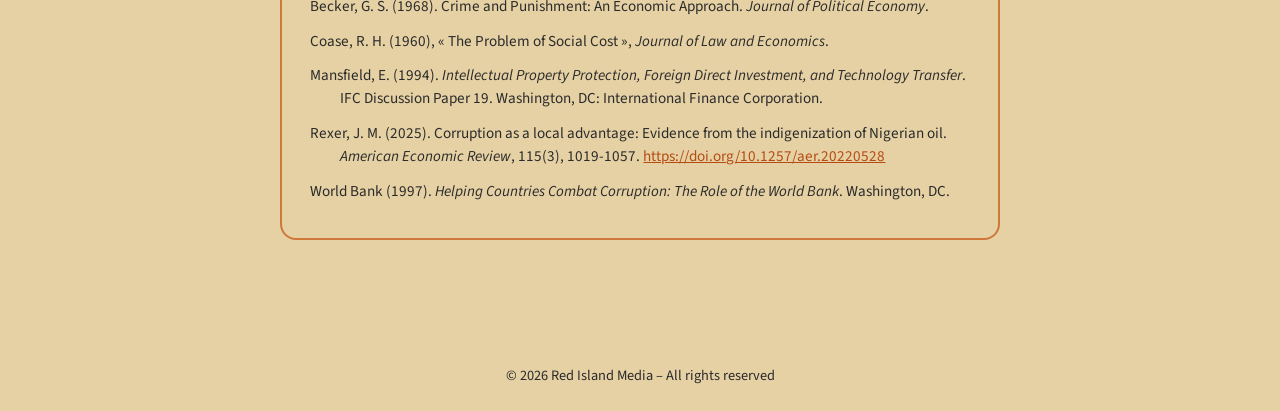
<file: fr/analysis/paving-the-way-to-anti-corruption-culture/index.html>
<!DOCTYPE html>

<html lang="fr">
  
<head>
  <meta charset="UTF-8">
  <meta name="viewport" content="width=device-width, initial-scale=1">
  <title>Torohy the New Anticorruption Tool – Red Island Media</title>
  <link rel="stylesheet" href="../../../style.css">
  <link rel="stylesheet" href="../../../article.css">
  
  <link rel="preconnect" href="https://fonts.googleapis.com">
  <link rel="preconnect" href="https://fonts.gstatic.com" crossorigin>
  <link href="https://fonts.googleapis.com/css2?family=Newsreader:ital,opsz,wght@0,6..72,200..800;1,6..72,200..800&family=Source+Sans+3:wght@400;600;700&display=swap" rel="stylesheet">
</head>

<body>
<div id="site-header" data-racine="../../" data-traduction="oui"></div>
<script src="../../../header.js"></script>

<main class="article-page">
    <h1>Torohy le Nouvel Outil de Lutte Contre la Corruption</h1>
    <p class="meta">M.H · 23 October 2026</p>

    <p>Le gouvernement malgache a officiellement lancé « Torohy »,
      une nouvelle initiative de signalement placée sous l’autorité du ministère de l’Économie et des Finances,
      et plus précisément de sa Direction générale des impôts. Cet outil permet aux citoyens et aux agents du secteur public
      de signaler des cas de corruption ou de fraude fiscale.
      Cette initiative vise à renforcer la transparence dans la gestion des recettes publiques
      et pourrait avoir un impact encore plus important que ce que prévoit le gouvernement si elle est correctement mise en œuvre, selon Midi Madagasikara (2026).
      La corruption est un facteur de réduction du surplus social, réduisant le bien-être collectif et érodant le bien commun.
      Cela témoigne d’un État faible, incapable de faire respecter ses lois de manière cohérente et qui protège certaines parties
      de manière sélective. Face à la mentalité de corruption omniprésente dans le pays,
      le gouvernement malgache s’est engagé à s’attaquer à ce problème en s’appuyant sur l’outil « Torohy ».
      Toutefois, les modalités précises de mise en œuvre de cet outil restent à préciser.
      La première conclusion à tirer de cette annonce est la volonté des responsables d’éradiquer ce qui freine
      le développement du pays.</p>
    
    <aside class="definition">
  <svg class="definition-icone" viewBox="0 0 24 24" width="48" height="48"
       fill="none" stroke="currentColor" stroke-width="2" stroke-linecap="round" aria-hidden="true">
    <circle cx="12" cy="12" r="10"/>
    <line x1="12" y1="11" x2="12" y2="17"/>
    <line x1="12" y1="7.5" x2="12" y2="7.6"/>
  </svg>

  <div class="definition-texte">
    <h3>La Corruption</h3>
    <p>Elle est définie comme « l'abus de pouvoir dans l'exercice d'une fonction publique à des fins personnelles ».</p>
    <p class="source">Banque Mondiale (1997)</p>
  </div>
</aside>

    <h2>Théorie Economique</h2>
    <p>Nous abordons la corruption sous l'angle des entreprises, en nous intéressant principalement à la manière dont elle fausse les décisions opérationnelles
      des entreprises plutôt qu'à ses effets sur les ménages ou les contribuables individuels. Deux hypothèses peuvent être formulées.</p>
<ul>
  <li>Hypothèse 1 : Faible engagement de la part de l'État en matière de protection de la propriété intellectuelle</li>
</ul>
    <p>Les institutions publiques ne garantissent pas de manière fiable la protection des actifs et de la propriété intellectuelle des entreprises.
      Celles-ci sont donc exposées à la fraude et à la contrefaçon, et la corruption devient alors un moyen d'obtenir la protection que l'État ne parvient pas à assurer pour tous.</p>
<ul>
  <li>Hypothèse 2 : Le fait d'entretenir des relations avec un haut fonctionnaire confère à une entreprise un avantage concurrentiel sur les marchés</li>
</ul>
    <p>Une relation avec un haut fonctionnaire confère à une entreprise un avantage concurrentiel par rapport à ses concurrents.
      Les relations politiques facilitent l’accès aux marchés publics et aux autorisations administratives. Les entreprises les considèrent donc comme un actif économique à part entière.
      Cependant, l’établissement d’une telle relation peut entraîner des coûts importants. Les entreprises qui ne bénéficient pas d’un tel soutien sont désavantagées même si leurs performances sont meilleures.
      Cela va dans le sens de la notion de protection étatique sélective : la capacité de protection limitée décrite dans l’hypothèse H1 est réservée aux entreprises qui disposent de ces relations.</p>

    <p>La corruption augmente considérablement les coûts des entreprises et, lorsque ces coûts deviennent excessifs, certaines d’entre elles peuvent choisir
      de se retirer du marché. La « prime de protection » est versée par les entreprises disposées à payer pour bénéficier de la protection officielle de l’État pour assurer
      leurs actifs ou leurs activités. Dans ce contexte, certaines entreprises sont exposées à un risque de fraude considérable, notamment
      en raison de l’inégalité dans l’attribution des marchés publics. Les entreprises réagissent en élaborant une relation étroite avec un haut fonctionnaire comme
      intermédiaire auprès de l’administration publique. Le pays se trouve donc confronté à deux régimes coexistants.
      L’un dans lequel l’attribution des marchés repose sur les relations, permettant à des entreprises inefficaces de survivre,
      et l’autre dans lequel l’attribution dépend de la disposition à payer, permettant aux entreprises efficaces de prospérer mais les obligeant
      à supporter les coûts de la corruption.</p>
    
    <p>Un pot-de-vin ne disparaît pas au sein de l’économie, car il constitue un transfert d’une partie à une autre.
      En revanche il engendre un coût pour le bien-être social commun, celui-ci provient des distorsions qui résultent de ce transfert illégal. Bien que ces "arrangements" soient préférables
      à l’absence totale de production, une perte sèche subsiste pour l’économie, les incitations à la corruption persistent,
      et les entreprises sont plus enclines à recourir elles-mêmes à des pratiques frauduleuses (pots-de-vin, évasion fiscale, ententes sur les appels d’offres)
      pour faire face à la situation. Des frictions apparaissent dans le processus de négociation coasien entre l’administration et une entreprise,
      la propriété intellectuelle n’est pas protégée, les droits de propriété ne sont pas bien définis, et les entreprises sont prêtes à verser des pots-de-vin
      à l’administration publique pour obtenir une protection et exercer leurs opérations. Comme les accords de corruption ne peuvent pas être sanctionnés de manière fiable par
      les tribunaux, Ils reposent sur une mise en œuvre de représailles effectuée par le secteur privé (dégradation de relations, et réputation, acte de menaces, et de représailles).
      Cela maintient les coûts de transaction à un niveau élevé. En conséquence, des entreprises qui ne sont pas nécessairement les plus efficaces en termes de gestion de technologie ou des coûts restent présentes sur le
      marché, conduisant l’économie vers un équilibre sous-optimal caractérisé par un faible progrès technique.</p>

<aside class="definition">
  <svg class="definition-icone" viewBox="0 0 24 24" width="48" height="48"
       fill="none" stroke="currentColor" stroke-width="2" stroke-linecap="round" aria-hidden="true">
    <circle cx="12" cy="12" r="10"/>
    <line x1="12" y1="11" x2="12" y2="17"/>
    <line x1="12" y1="7.5" x2="12" y2="7.6"/>
  </svg>

  <div class="definition-texte">
    <h3>Le Théorème de Coase</h3>
    <p>Si les droits de propriété sont bien définis et que les coûts de transaction sont nuls,
      l'allocation des ressources sera efficace et invariante,
      quelle que soit la répartition initiale des droits de propriété.
      R. H. (1960)</p>
  </div>
</aside>

    <p>Les entreprises efficaces sur les coûts sont prêtes à payer pour bénéficier de la protection de l’État si ce paiement garantit une application efficace de la loi. 
      Elles sont également disposées à supporter le coût liée à l'environnement de corruption afin d’éliminer les concurrents corrompus 
      du marché. Si elles risquent d’être supplantées par les agissements corrompus d’un concurrent, 
      les entreprises efficaces sont prêtes à payer jusqu’au niveau du coût de la procédure officielle d’application de la loi, 
      ce qui atteint au maximum le montant du transfert illégal que les concurrents sont prêts à mettre.</p>

    <aside class="modele">
  <h3>Modèle: Condition des Entreprises pour la Corruption</h3>

  <p>Une entreprise choisit de verser un pot-de-vin si le coût attendu de cette pratique est inférieur au coût d'une action en justice :</p>

  <p class="formule">(1) b + <span class="accent">p</span>·F &lt; C<sub>L</sub></p>

  <ul>
    <li><strong>b</strong>: montant du pot-de-vin (ou protection premium)</li>
    <li><strong class="accent">p</strong>: probabilité d'être désigné et sanctionné<span class="accent">(Torohy agit ici)</span></li>
    <li><strong>F</strong>: montant de la sanction en cas de condamnation</li>
    <li><strong>C<sub>L</sub></strong>: le coût d'une action en justice, qui fixe un plafond au montant du pot-de-vin</li>
  </ul>

  <p><strong>Effet:</strong> Le taux de signalement augmente. Dans notre contexte, grâce au nouvel outil Torohy mis en place,
    en partant du principe que le signalement d’actes frauduleux conduit à l’ouverture d’une enquête et à des sanctions, Becker, G. S. (1968). 
    Donc, <strong class="accent">p</strong> augmente, le coût estimé de la corruption <strong class="accent">p</strong>.F augmente et la condition est remplie moins souvent. 
    Si <strong class="accent">p</strong> si elle n'augmente pas en raison de contraintes structurelles éventuelles, la mesure n'a aucun effet.</p>
</aside>
      <p>En mettant en œuvre Torohy, le gouvernement malgache augmentera le coût de la corruption et de la fraude,
        à condition toutefois qu’une culture du signalement s’installe. Cet outil doit être complété par des campagnes de communication
        ciblant les fonctionnaires les plus exposés à la corruption. Le gouvernement doit également faire preuve d’une plus grande
        efficacité dans la protection des biens privés et dans la lutte contre la fraude.
        La pratique consistant à désigner un haut fonctionnaire comme intermédiaire devrait également cesser</p>

<h2>Contraintes structurelles</h2>
<p>L'économie malgache souffre d'une défaillance institutionnelle qui entraîne une mauvaise allocation des ressources entre les
  entreprises. La concurrence s'en trouve réduite, et les entreprises inefficaces restent sur le marché tandis que certaines entreprises efficaces le quittent.
  Cette situation est due à l'échec des contraintes du théorème de Coase, des frictions apparaissent dans le processus et
  le recours à des comportements illégaux s'impose alors comme solution.</p>
    
<aside class="modele">
  <h3>Mécanisme de Transmission</h3>
  <p>Institutions faibles → Corruption &amp; Fraude → Mauvaise allocation des ressourcess entre les entreprises →  Équilibre sous-optimal (productivité basse, faible progrès technique)</p>
</aside>

    <p>Le problème ne peut être résolu si l’on ne s’attaque pas d’abord aux fondements de l’économie.
      Ces fondements constituent les contraintes structurelles de l’économie.
      La corruption est alimentée par ces fondements, à commencer par une protection insuffisante de la propriété intellectuelle
      et des actifs privés par l’État. Dans une économie où la propriété intellectuelle n’est pas correctement protégée par le gouvernement,
      les entreprises ne sont pas disposées à s’implanter. Les investisseurs étrangers sont moins enclins à s’engager dans une économie où
      la propriété intellectuelle est mal protégée. La littérature suggère que les investissements directs étrangers sont
      plus élevés là où la protection est plus forte (Mansfield, E., 1994). Une autre question qui se pose lors de l’exploitation ou
      du lancement d’une entreprise est la nomination d’une personnalité politique ou d’un responsable administratif entretenant des liens avec les
      autorités locales. Cela peut entraîner une augmentation des coûts pour l’entreprise, mais l’avantage tiré de ces
      relations peut constituer un facteur clé de l’avantage concurrentiel de l’entreprise par rapport à des entreprises qui ne disposent pas de tels liens.
      Cette dernière situation peut entraîner une captation importante par les élites.</p>
    
    <img src="baobab-illustration-fr.png" alt="Description de la photo">

    
    <h2>Conclusion</h2>

    <p>Deux régimes coexistent : l’un où la répartition dépend des relations et où les entreprises inefficaces survivent,
      et l’autre où elle dépend de la disposition à payer, où les entreprises efficaces s’imposent mais supportent le coût de la corruption.
      La volonté d’éradiquer la culture de la corruption en mettant un outil à la disposition de la population est un
      premier pas vers un plus grand développement économique. Mais lorsque les racines sont pourries, en raison d’un État de droit fragile et
      de la nécessité persistante de nouer des relations politiques, les fruits du baobab ne peuvent pas prospérer.
      Sans un traitement des racines, la mise en œuvre de cet outil peut même conduire à une situation pire encore, où les
      élites, dans un État faible, exploiteront les avantages de petites dénonciations pour obtenir une réponse judiciaire
      disproportionnée. De nombreuses questions restent encore sans réponse, notamment : comment cet outil va-t-il être
      effectivement mis en œuvre ? Comment les sanctions seront-elles imposées ? Les fonctionnaires utiliseront-ils réellement cet outil ?
      La question centrale est de savoir si le gouvernement est disposé à s’attaquer aux problèmes sous-jacents et à s’attaquer aux
      racines du problème.</p>

    <p>M.H</p>

<aside class="references">
  <h3>References:</h3>

  <p>Antsa R. (2026, 12 octobre). Lutte contre la corruption : Lancement de TOROHY pour dénoncer les fraudes fiscales. <em>Midi Madagasikara</em>, <a href="https://midi-madagasikara.mg/lutte-contre-la-corruption-lancement-de-torohy-pour-denoncer-les-fraudes-fiscales/" target="_blank" rel="noopener">https://midi-madagasikara.mg/lutte-contre-la-corruption-lancement-de-torohy-pour-denoncer-les-fraudes-fiscales/</a></p>

  <p>Becker, G. S. (1968). Crime and Punishment: An Economic Approach. <em>Journal of Political Economy</em>.</p>

  <p>Coase, R. H. (1960), « The Problem of Social Cost », <em>Journal of Law and Economics</em>.</p>
  
  <p>Mansfield, E. (1994). <em>Intellectual Property Protection, Foreign Direct Investment, and Technology Transfer</em>. IFC Discussion Paper 19. Washington, DC: International Finance Corporation.</p>
  
  <p>Rexer, J. M. (2025). Corruption as a local advantage: Evidence from the indigenization of Nigerian oil. <em>American Economic Review</em>, 115(3), 1019-1057. <a href="https://doi.org/10.1257/aer.20220528" target="_blank" rel="noopener">https://doi.org/10.1257/aer.20220528</a></p>

  <p>World Bank (1997). <em>Helping Countries Combat Corruption: The Role of the World Bank</em>. Washington, DC.</p>

</aside>
    
    
  </main>

  <footer>
    © 2026 Red Island Media – All rights reserved
  </footer>


</body>
</html>
</file>
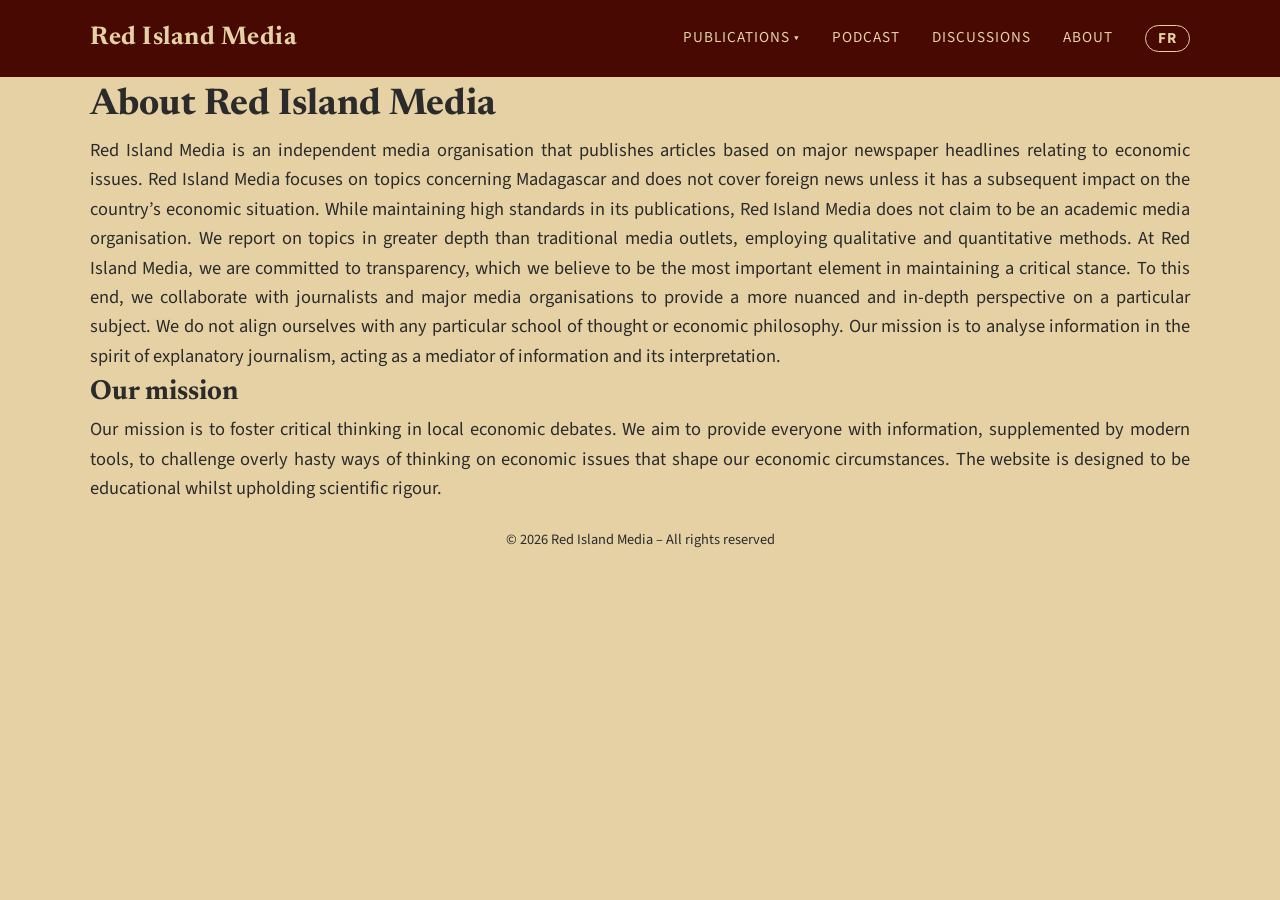
<file: about.html>
<!DOCTYPE html>
<html lang="en">
<head>
  <meta charset="UTF-8">
  <meta name="viewport" content="width=device-width, initial-scale=1">
  <title>Red Island Media</title>
  <link rel="stylesheet" href="style.css">
    
     <!-- To charge google fonts -->
    <link rel="preconnect" href="https://fonts.googleapis.com">
    <link rel="preconnect" href="https://fonts.gstatic.com" crossorigin>
    <link href="https://fonts.googleapis.com/css2?family=Newsreader:ital,opsz,wght@0,6..72,200..800;1,6..72,200..800&family=Source+Sans+3:wght@400;600;700&display=swap" rel="stylesheet">

</head>

<body>

<div id="site-header" data-racine="" data-traduction="oui"></div> <!--Calls the json header-->
<script src="header.js"></script> <!--Calls the json header-->

  <main class="page">
    <div class="conteneur">
      <h1>About Red Island Media</h1>
      <p style="text-align: justify;">Red Island Media is an independent media organisation that publishes articles based on major 
       newspaper headlines relating to economic issues. Red Island Media focuses on topics concerning Madagascar and does not cover 
       foreign news unless it has a subsequent impact on the country’s economic situation. 
       While maintaining high standards in its publications, Red Island Media does not claim to be an academic media organisation. 
       We report on topics in greater depth than traditional media outlets, employing qualitative and quantitative 
       methods. At Red Island Media, we are committed to transparency, which we believe to be the most important element in 
       maintaining a critical stance. To this end, we collaborate with journalists and major media organisations to 
       provide a more nuanced and in-depth perspective on a particular subject. We do not align ourselves with any 
       particular school of thought or economic philosophy. Our mission is to analyse information in the spirit of 
       explanatory journalism, acting as a mediator of information and its interpretation.</p>
      <h2>Our mission</h2>
      <p style="text-align: justify;">Our mission is to foster critical thinking in local economic debates. 
       We aim to provide everyone with information, supplemented by modern tools, to challenge overly hasty 
       ways of thinking on economic issues that shape our economic circumstances. 
       The website is designed to be educational whilst upholding scientific rigour.</p>
    </div>
  </main>
  <footer>
    © 2026 Red Island Media – All rights reserved
  </footer>

</body>
</html>
</file>
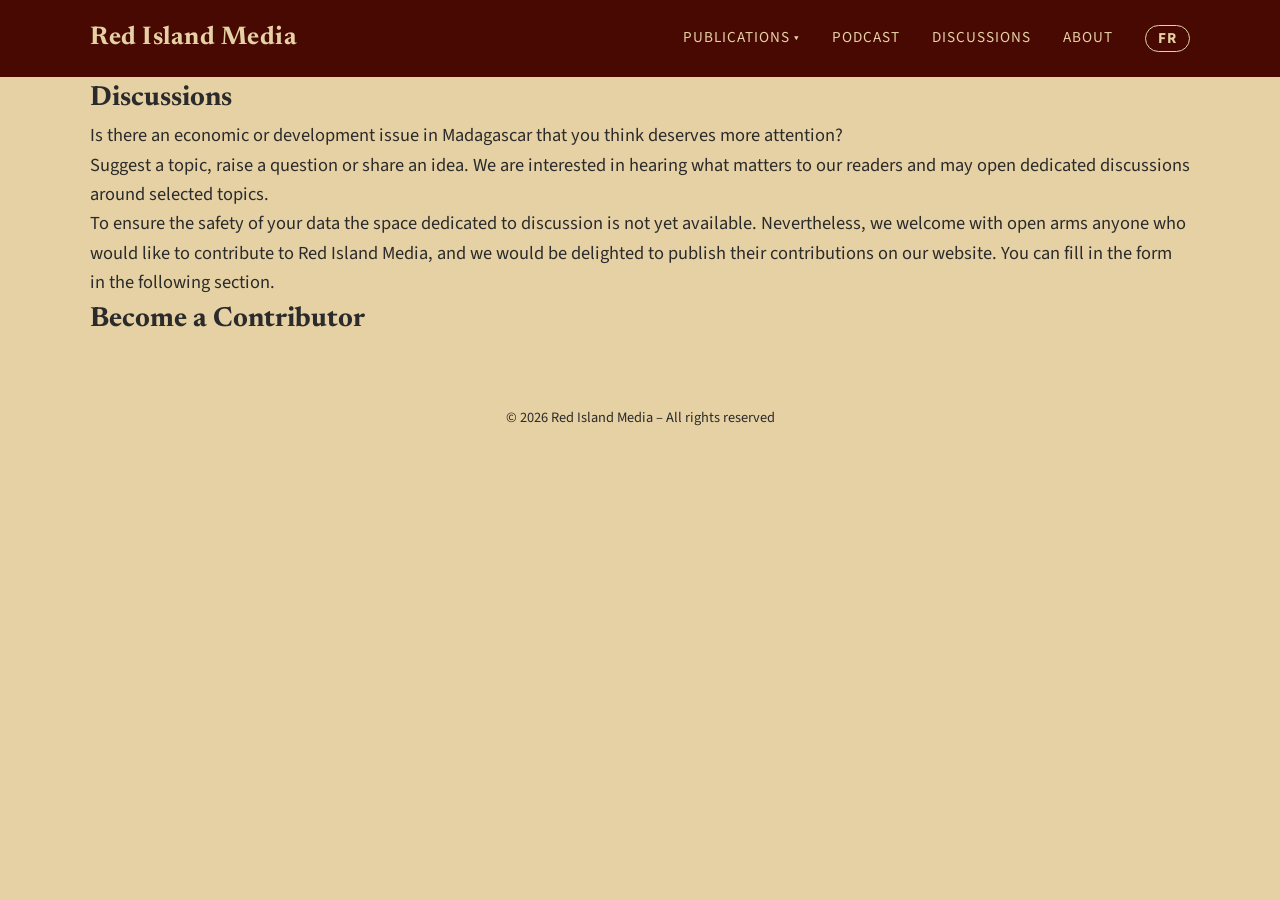
<file: discussions.html>
<!DOCTYPE html>
<html lang="en">
<head>
  <meta charset="UTF-8">
  <meta name="viewport" content="width=device-width, initial-scale=1">
  <title>Red Island Media</title>

  <!-- Ordre important : le CSS commun d'abord, puis celui de cette page -->
  <link rel="stylesheet" href="style.css">
  <link rel="stylesheet" href="publications.css">

  <!-- Google Fonts : remplace cette ligne par celle de ton index.html si elle est différente -->
  <link rel="preconnect" href="https://fonts.googleapis.com">
  <link rel="preconnect" href="https://fonts.gstatic.com" crossorigin>
  <link href="https://fonts.googleapis.com/css2?family=Newsreader:ital,opsz,wght@0,6..72,200..800;1,6..72,200..800&family=Source+Sans+3:wght@400;600;700&display=swap" rel="stylesheet">
</head>

<body>

<div id="site-header" data-racine="" data-traduction="oui"></div> <!--Calls the json header-->
<script src="header.js"></script> <!--Calls the json header-->
  
<main>

  <!-- Discussions section -->
  <section class="discussions-entete">
    <div class="conteneur">
      <h1>Discussions</h1>
        <p>Is there an economic or development issue in Madagascar that you think deserves more attention? </p>
        <p>Suggest a topic, raise a question or share an idea. We are interested in hearing what matters to our readers and may open dedicated discussions around selected topics.</p>
        <p>To ensure the safety of your data the space dedicated to discussion is not yet available. Nevertheless, we welcome with open arms anyone who would like to contribute to Red Island Media,
          and we would be delighted to publish their contributions on our website. You can fill in the form in the following section.   </p>
    </div>
  </section>

    <section class="Contributeur">
      <div class="conteneur">
        <h1>Become a Contributor</h1>
      <p></p>
    </div>
        
      </div>
    </section>

    <section class="discussions-liste">
      <div class="conteneur">
        <!-- ton contenu -->
      </div>
    </section>


</main>

  <footer>
    © 2026 Red Island Media – All rights reserved
  </footer>

</body>
</html>
</file>
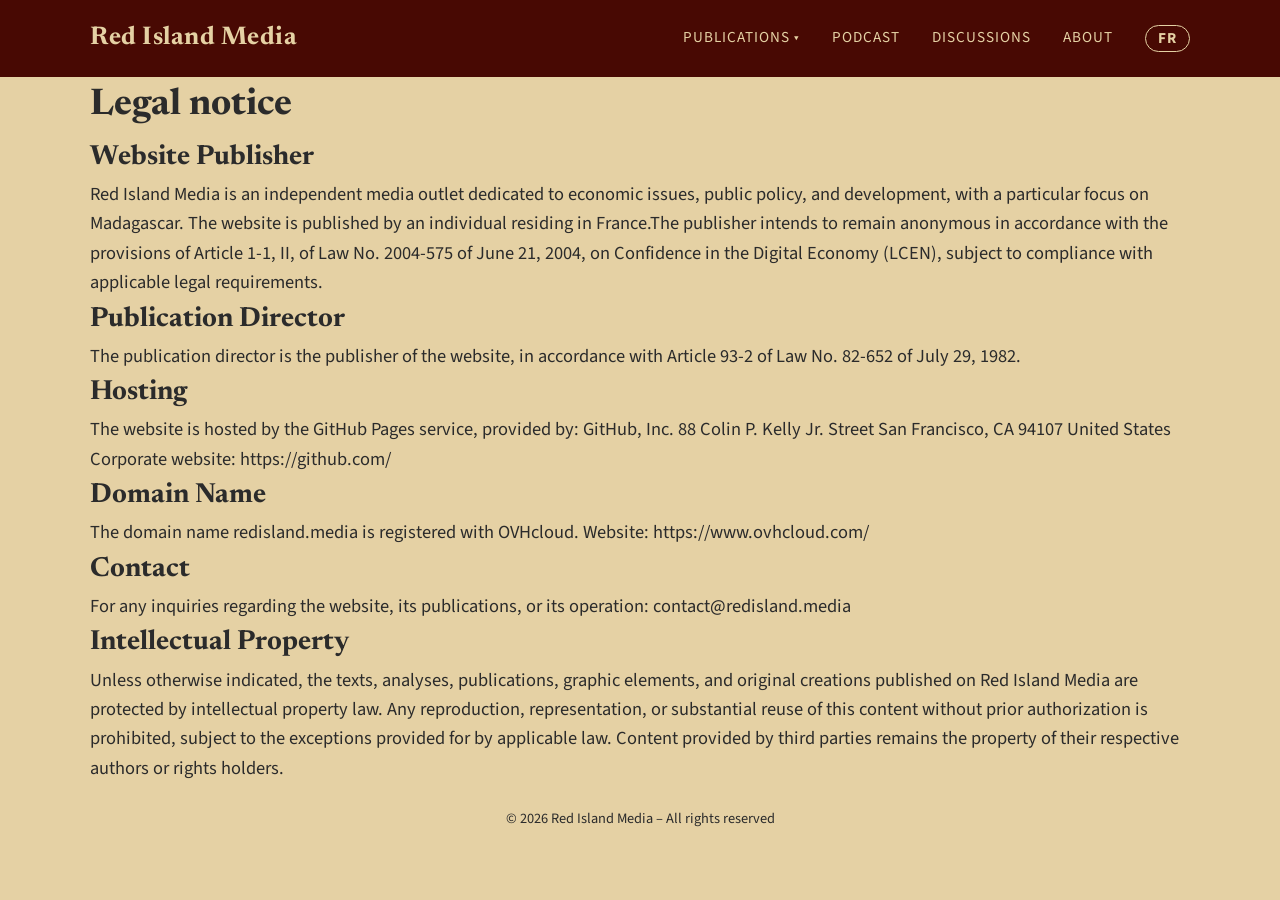
<file: mentions-legales.html>
<!DOCTYPE html>
<html lang="en">
<head>
  <meta charset="UTF-8">
  <meta name="viewport" content="width=device-width, initial-scale=1">
  <title>Red Island Media</title>
  <link rel="stylesheet" href="style.css">
    
     <!-- To charge google fonts -->
    <link rel="preconnect" href="https://fonts.googleapis.com">
    <link rel="preconnect" href="https://fonts.gstatic.com" crossorigin>
    <link href="https://fonts.googleapis.com/css2?family=Newsreader:ital,opsz,wght@0,6..72,200..800;1,6..72,200..800&family=Source+Sans+3:wght@400;600;700&display=swap" rel="stylesheet">

</head>

<body>

<div id="site-header" data-racine="" data-traduction="oui"></div> <!--Calls the json header-->
<script src="header.js"></script> <!--Calls the json header-->

  <main class="page">
    <div class="conteneur">
      <h1>Legal notice</h1>

<h2>Website Publisher</h2>
      <p>Red Island Media is an independent media outlet dedicated to economic issues, public policy, and development, with a particular focus on Madagascar.
        The website is published by an individual residing in France.The publisher intends to remain anonymous
        in accordance with the provisions of Article 1-1, II, of Law No. 2004-575 of June 21, 2004, on Confidence in the Digital Economy (LCEN), 
        subject to compliance with applicable legal requirements.</p>

<h2>Publication Director</h2>
      <p>The publication director is the publisher of the website, in accordance with Article 93-2 of Law No. 82-652 of July 29, 1982.</p>

<h2>Hosting</h2>
      <p>The website is hosted by the GitHub Pages service, provided by:

GitHub, Inc.
88 Colin P. Kelly Jr. Street
San Francisco, CA 94107
United States

Corporate website: https://github.com/</p>

<h2>Domain Name</h2>
      <p>The domain name redisland.media is registered with OVHcloud.

Website: https://www.ovhcloud.com/</p>

<h2>Contact</h2>
      <p>For any inquiries regarding the website, its publications, or its operation:

contact@redisland.media</p>

<h2>Intellectual Property</h2>
      <p>Unless otherwise indicated, the texts, analyses, publications, graphic elements, and original creations published on Red Island Media are protected by intellectual property law.

Any reproduction, representation, or substantial reuse of this content without prior authorization is prohibited, subject to the exceptions provided for by applicable law.

Content provided by third parties remains the property of their respective authors or rights holders.</p>
      
    </div>
  </main>
  <footer>
    © 2026 Red Island Media – All rights reserved
  </footer>

</body>
</html>
</file>
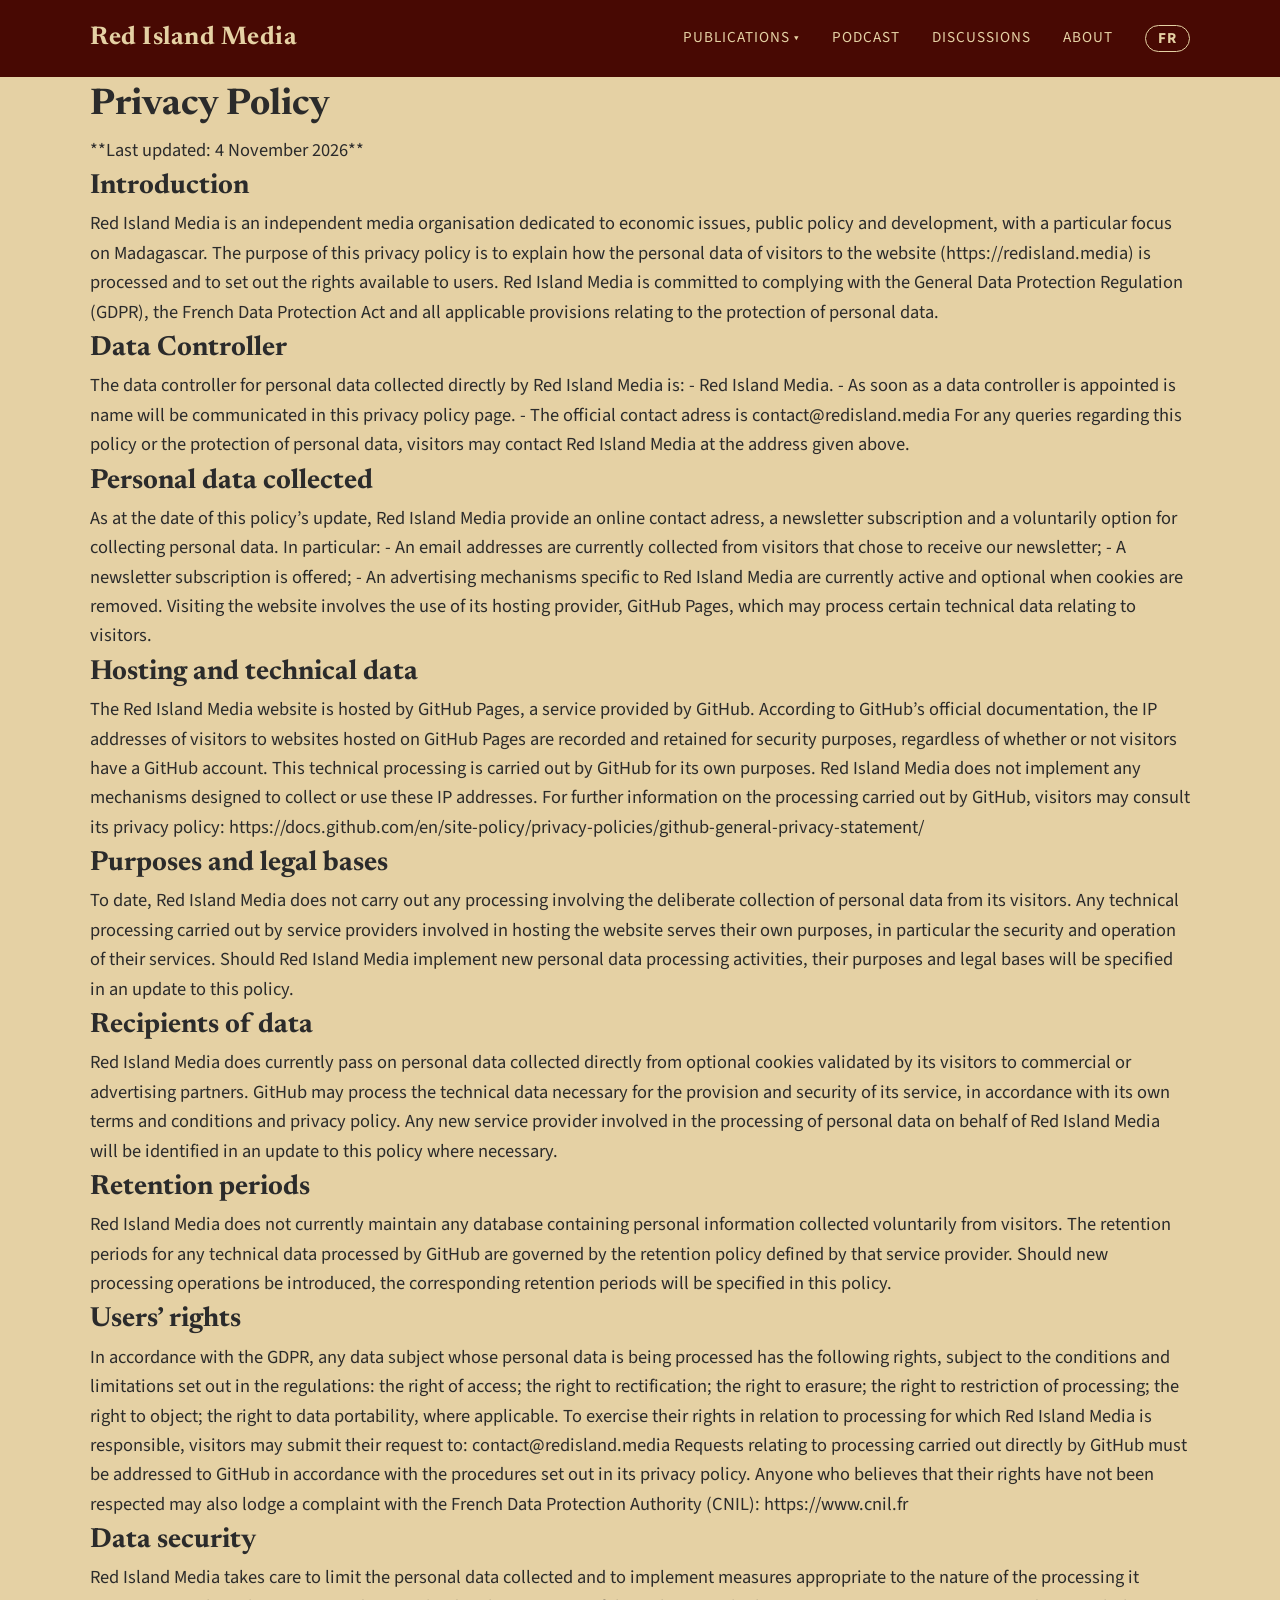
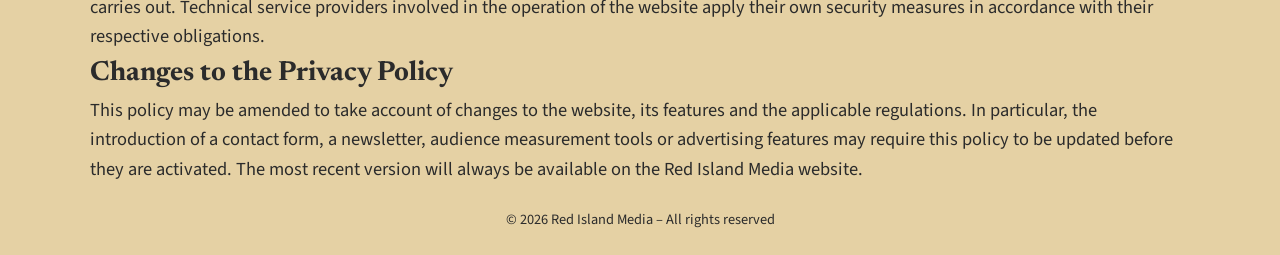
<file: privacy-policy.html>
<!DOCTYPE html>
<html lang="en">
<head>
  <meta charset="UTF-8">
  <meta name="viewport" content="width=device-width, initial-scale=1">
  <title>Red Island Media</title>
  <link rel="stylesheet" href="style.css">
    
     <!-- To charge google fonts -->
    <link rel="preconnect" href="https://fonts.googleapis.com">
    <link rel="preconnect" href="https://fonts.gstatic.com" crossorigin>
    <link href="https://fonts.googleapis.com/css2?family=Newsreader:ital,opsz,wght@0,6..72,200..800;1,6..72,200..800&family=Source+Sans+3:wght@400;600;700&display=swap" rel="stylesheet">

</head>

<body>

<div id="site-header" data-racine="" data-traduction="oui"></div> <!--Calls the json header-->
<script src="header.js"></script> <!--Calls the json header-->

  <main class="page">
    <div class="conteneur">
      <h1>Privacy Policy</h1>

      <p>**Last updated: 4 November 2026**</p>

<h2>Introduction</h2>
      <p>Red Island Media is an independent media organisation dedicated to economic issues, public policy and development, with a particular focus on Madagascar.

The purpose of this privacy policy is to explain how the personal data of visitors to the website (https://redisland.media) is processed and to set out the rights available to users.

Red Island Media is committed to complying with the General Data Protection Regulation (GDPR), the French Data Protection Act and all applicable provisions relating to the protection of personal data.</p>

<h2>Data Controller</h2>
      <p>The data controller for personal data collected directly by Red Island Media is:

- Red Island Media.
- As soon as a data controller is appointed is name will be communicated in this privacy policy page.
- The official contact adress is contact@redisland.media

For any queries regarding this policy or the protection of personal data, visitors may contact Red Island Media at the address given above.</p>

<h2>Personal data collected</h2>
      <p>As at the date of this policy’s update, Red Island Media provide an online contact adress, a newsletter subscription and a voluntarily option for collecting personal data.

In particular:
- An email addresses are currently collected from visitors that chose to receive our newsletter;
- A newsletter subscription is offered;
- An advertising mechanisms specific to Red Island Media are currently active and optional when cookies are removed.

Visiting the website involves the use of its hosting provider, GitHub Pages, which may process certain technical data relating to visitors.</p>

<h2>Hosting and technical data</h2>
      <p>The Red Island Media website is hosted by GitHub Pages, a service provided by GitHub.

According to GitHub’s official documentation, the IP addresses of visitors to websites hosted on GitHub Pages are recorded and retained for security purposes, regardless of whether or not visitors have a GitHub account.

This technical processing is carried out by GitHub for its own purposes. Red Island Media does not implement any mechanisms designed to collect or use these IP addresses.

For further information on the processing carried out by GitHub, visitors may consult its privacy policy:

https://docs.github.com/en/site-policy/privacy-policies/github-general-privacy-statement/</p>

<h2>Purposes and legal bases</h2>
      <p>To date, Red Island Media does not carry out any processing involving the deliberate collection of personal data from its visitors.

Any technical processing carried out by service providers involved in hosting the website serves their own purposes, in particular the security and operation of their services.

Should Red Island Media implement new personal data processing activities, their purposes and legal bases will be specified in an update to this policy.</p>

<h2>Recipients of data</h2>
      <p>Red Island Media does currently pass on personal data collected directly from optional cookies validated by its visitors to commercial or advertising partners.

GitHub may process the technical data necessary for the provision and security of its service, in accordance with its own terms and conditions and privacy policy.

Any new service provider involved in the processing of personal data on behalf of Red Island Media will be identified in an update to this policy where necessary.</p>



<h2>Retention periods</h2>
      <p>Red Island Media does not currently maintain any database containing personal information collected voluntarily from visitors.

The retention periods for any technical data processed by GitHub are governed by the retention policy defined by that service provider.

Should new processing operations be introduced, the corresponding retention periods will be specified in this policy.</p>


<h2>Users’ rights</h2>
      <p>In accordance with the GDPR, any data subject whose personal data is being processed has the following rights, subject to the conditions and limitations set out in the regulations:

the right of access;

the right to rectification;

the right to erasure;

the right to restriction of processing;

the right to object;

the right to data portability, where applicable.

To exercise their rights in relation to processing for which Red Island Media is responsible, visitors may submit their request to:

contact@redisland.media
        
Requests relating to processing carried out directly by GitHub must be addressed to GitHub in accordance with the procedures set out in its privacy policy.

Anyone who believes that their rights have not been respected may also lodge a complaint with the French Data Protection Authority (CNIL):

https://www.cnil.fr</p>



  <h2>Data security</h2>
      <p>Red Island Media takes care to limit the personal data collected and to implement measures appropriate to the nature of the processing it carries out.

Technical service providers involved in the operation of the website apply their own security measures in accordance with their respective obligations.</p>

  <h2>Changes to the Privacy Policy</h2>
      <p>This policy may be amended to take account of changes to the website, its features and the applicable regulations.

In particular, the introduction of a contact form, a newsletter, audience measurement tools or advertising features may require this policy to be updated before they are activated.

The most recent version will always be available on the Red Island Media website.</p>
      
    </div>
  </main>
  <footer>
    © 2026 Red Island Media – All rights reserved
  </footer>

</body>
</html>
</file>
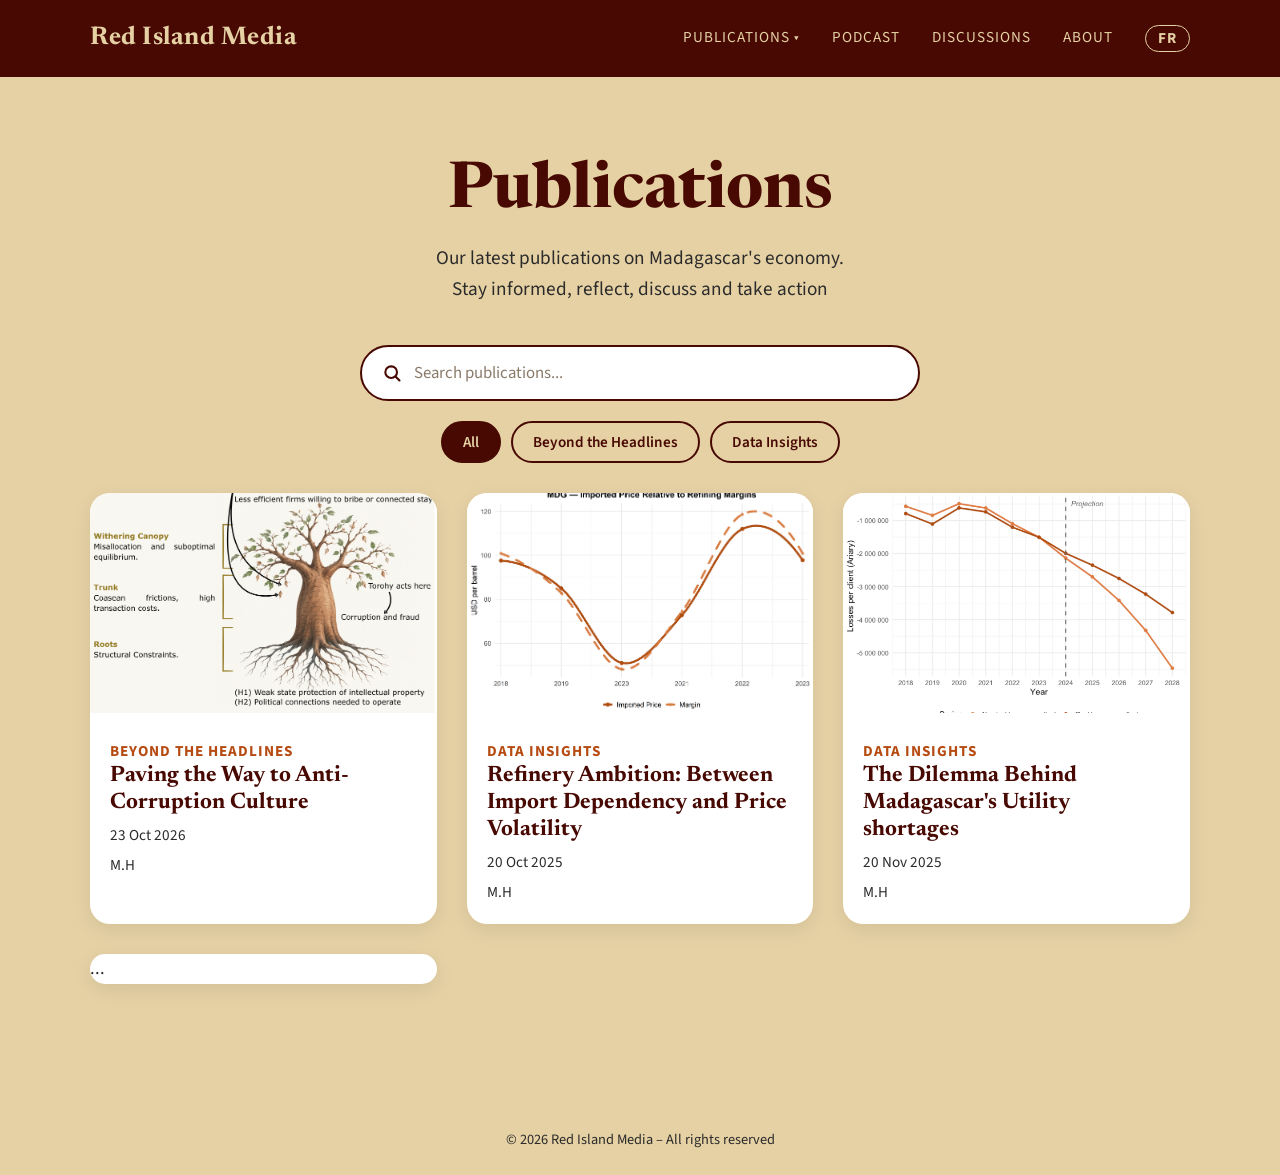
<file: publications.html>
<!DOCTYPE html>
<html lang="en">
<head>
  <meta charset="UTF-8">
  <meta name="viewport" content="width=device-width, initial-scale=1">
  <title>Red Island Media</title>

  <!-- Ordre important : le CSS commun d'abord, puis celui de cette page -->
  <link rel="stylesheet" href="style.css">
  <link rel="stylesheet" href="publications.css">

  <!-- Google Fonts : remplace cette ligne par celle de ton index.html si elle est différente -->
  <link rel="preconnect" href="https://fonts.googleapis.com">
  <link rel="preconnect" href="https://fonts.gstatic.com" crossorigin>
  <link href="https://fonts.googleapis.com/css2?family=Newsreader:ital,opsz,wght@0,6..72,200..800;1,6..72,200..800&family=Source+Sans+3:wght@400;600;700&display=swap" rel="stylesheet">
  <script async src="https://pagead2.googlesyndication.com/pagead/js/adsbygoogle.js?client=ca-pub-7486262148865586"
     crossorigin="anonymous"></script>
</head>

<body>

<div id="site-header" data-racine="" data-traduction="oui"></div> <!--Calls the json header-->
<script src="header.js"></script> <!--Calls the json header-->
  
<main>

  <!-- 1. Titre + description -->
  <section class="pub-entete">
    <div class="conteneur">
      <h1>Publications</h1>
      <p>Our latest publications on Madagascar's economy. Stay informed, reflect, discuss and take action</p>
    </div>
  </section>

  <!-- 2. Recherche + filtres -->
  <section class="pub-outils">
    <div class="conteneur">
      <input type="search" id="recherche" placeholder="Search publications...">

      <div class="filtres">
        <button class="filtre actif" data-categorie="all">All</button>
        <button class="filtre" data-categorie="beyond-the-headlines">Beyond the Headlines</button>
        <button class="filtre" data-categorie="data-insights">Data Insights</button>
      </div>
    </div>
  </section>

  <!-- 3. Toutes les publications, mélangées, la plus récente en premier -->
  <section class="pub-liste">
    <div class="conteneur">
      <div class="grille" id="liste">
<article class="carte" data-categorie="beyond-the-headlines">
    <a href="analysis/paving-the-way-to-anti-corruption-culture/index.html">
          <img src="analysis/paving-the-way-to-anti-corruption-culture/Baobab Illustration.png" alt="Baobab illustration">
      <div class="infos">
          <p class="categorie">Beyond the Headlines</p>
          <h3>Paving the Way to Anti-Corruption Culture</h3>
          <p>23 Oct 2026</p>
          <p>M.H</p>
      </div>
    </a>
</article>

        <article class="carte" data-categorie="data-insights">
    <a href="analysis/refinery-project/index.html">
          <img src="analysis/refinery-project/imported-price-relative-to-refining-margins.png" alt="refining-margins">
      <div class="infos">
          <p class="categorie">Data Insights</p>
          <h3>Refinery Ambition: Between Import Dependency and Price Volatility</h3>
          <p>20 Oct 2025</p>
          <p>M.H</p>
      </div>
    </a>
</article> 

        <article class="carte" data-categorie="data-insights">
    <a href="analysis/utility-shortages/index.html">
          <img src="analysis/utility-shortages/financial-burden-per-client.png" alt=financial-burden-per-client">
      <div class="infos">
          <p class="categorie">Data Insights</p>
          <h3>The Dilemma Behind Madagascar's Utility shortages</h3>
          <p>20 Nov 2025</p>
          <p>M.H</p>
      </div>
    </a>
</article>

        <article class="carte" data-categorie="beyond-the-headlines">
          ...
        </article>

      </div>
      <p id="aucun-resultat" hidden>No publication found.</p>
    </div>
  </section>

</main>


  <!--Java for the filter search bar -->
  <script>
  const champ = document.getElementById('recherche');
  const boutons = document.querySelectorAll('.filtre');
  const cartes = document.querySelectorAll('#liste .carte');
  const message = document.getElementById('aucun-resultat');
  let categorie = 'all';

  function filtrer() {
    const texte = champ.value.toLowerCase().trim();
    let visibles = 0;

    cartes.forEach(function (carte) {
      const bonneCategorie = categorie === 'all' || carte.dataset.categorie === categorie;
      const bonTexte = carte.textContent.toLowerCase().includes(texte);
      const afficher = bonneCategorie && bonTexte;
      carte.hidden = !afficher;
      if (afficher) visibles++;
    });

    message.hidden = visibles > 0;
  }

  champ.addEventListener('input', filtrer);

  boutons.forEach(function (bouton) {
    bouton.addEventListener('click', function () {
      categorie = bouton.dataset.categorie;
      boutons.forEach(function (b) { b.classList.remove('actif'); });
      bouton.classList.add('actif');
      filtrer();
    });
  });

  // Permet d'arriver depuis le menu avec publications.html?cat=data-insights
  const params = new URLSearchParams(window.location.search);
  if (params.get('cat')) {
    const cible = document.querySelector('.filtre[data-categorie="' + params.get('cat') + '"]');
    if (cible) cible.click();
  }
</script>
  
  <footer>
    © 2026 Red Island Media – All rights reserved
  </footer>

</body>
</html>
</file>
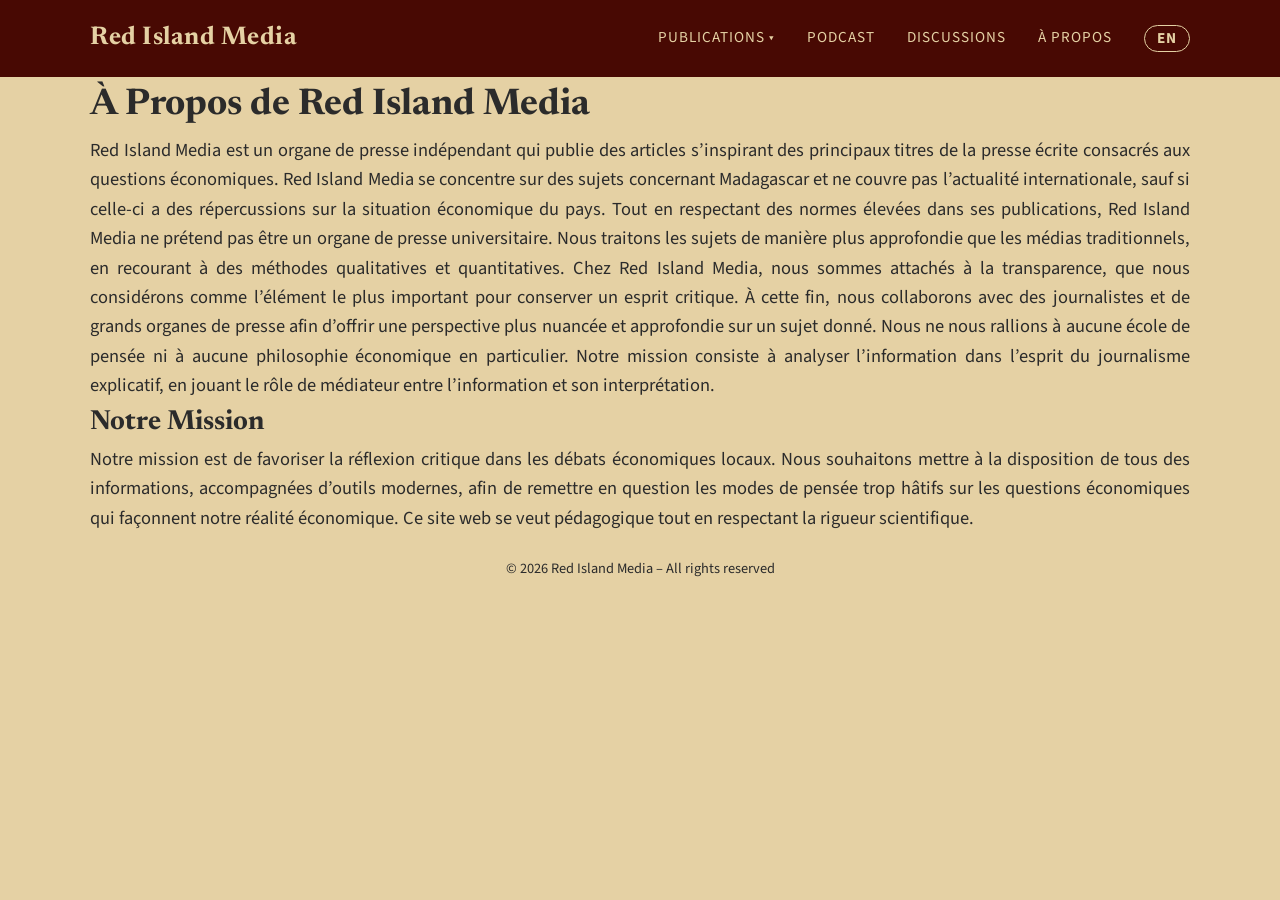
<file: fr/about.html>
<!DOCTYPE html>
<html lang="fr">
<head>
  <meta charset="UTF-8">
  <meta name="viewport" content="width=device-width, initial-scale=1">
  <title>Red Island Media</title>
  <link rel="stylesheet" href="../style.css">
    
     <!-- To charge google fonts -->
    <link rel="preconnect" href="https://fonts.googleapis.com">
    <link rel="preconnect" href="https://fonts.gstatic.com" crossorigin>
    <link href="https://fonts.googleapis.com/css2?family=Newsreader:ital,opsz,wght@0,6..72,200..800;1,6..72,200..800&family=Source+Sans+3:wght@400;600;700&display=swap" rel="stylesheet">

</head>

<body>

<div id="site-header" data-racine="" data-traduction="oui"></div> <!--Calls the json header-->
<script src="../header.js"></script> <!--Calls the json header-->

  <main class="page">
    <div class="conteneur">
      <h1>À Propos de Red Island Media</h1>
      <p style="text-align: justify;">Red Island Media est un organe de presse indépendant qui publie des articles s’inspirant des principaux
       titres de la presse écrite consacrés aux questions économiques. Red Island Media se concentre sur des sujets concernant Madagascar et ne couvre pas
       l’actualité internationale, sauf si celle-ci a des répercussions sur la situation économique du pays.
       Tout en respectant des normes élevées dans ses publications, Red Island Media ne prétend pas être un organe de presse universitaire.
       Nous traitons les sujets de manière plus approfondie que les médias traditionnels, en recourant à des méthodes qualitatives et quantitatives. 
        Chez Red Island Media, nous sommes attachés à la transparence, que nous considérons comme l’élément le plus important pour
       conserver un esprit critique. À cette fin, nous collaborons avec des journalistes et de grands organes de presse afin d’offrir une perspective plus nuancée et approfondie sur un sujet donné. Nous ne nous rallions à aucune
       école de pensée ni à aucune philosophie économique en particulier. Notre mission consiste à analyser l’information dans l’esprit du
       journalisme explicatif, en jouant le rôle de médiateur entre l’information et son interprétation.</p>
      <h2>Notre Mission</h2>
      <p style="text-align: justify;">Notre mission est de favoriser la réflexion critique dans les débats économiques locaux.
       Nous souhaitons mettre à la disposition de tous des informations, accompagnées d’outils modernes, afin de remettre en question les
       modes de pensée trop hâtifs sur les questions économiques qui façonnent notre réalité économique.
       Ce site web se veut pédagogique tout en respectant la rigueur scientifique.</p>
    </div>
  </main>
  <footer>
    © 2026 Red Island Media – All rights reserved
  </footer>

</body>
</html>
</file>
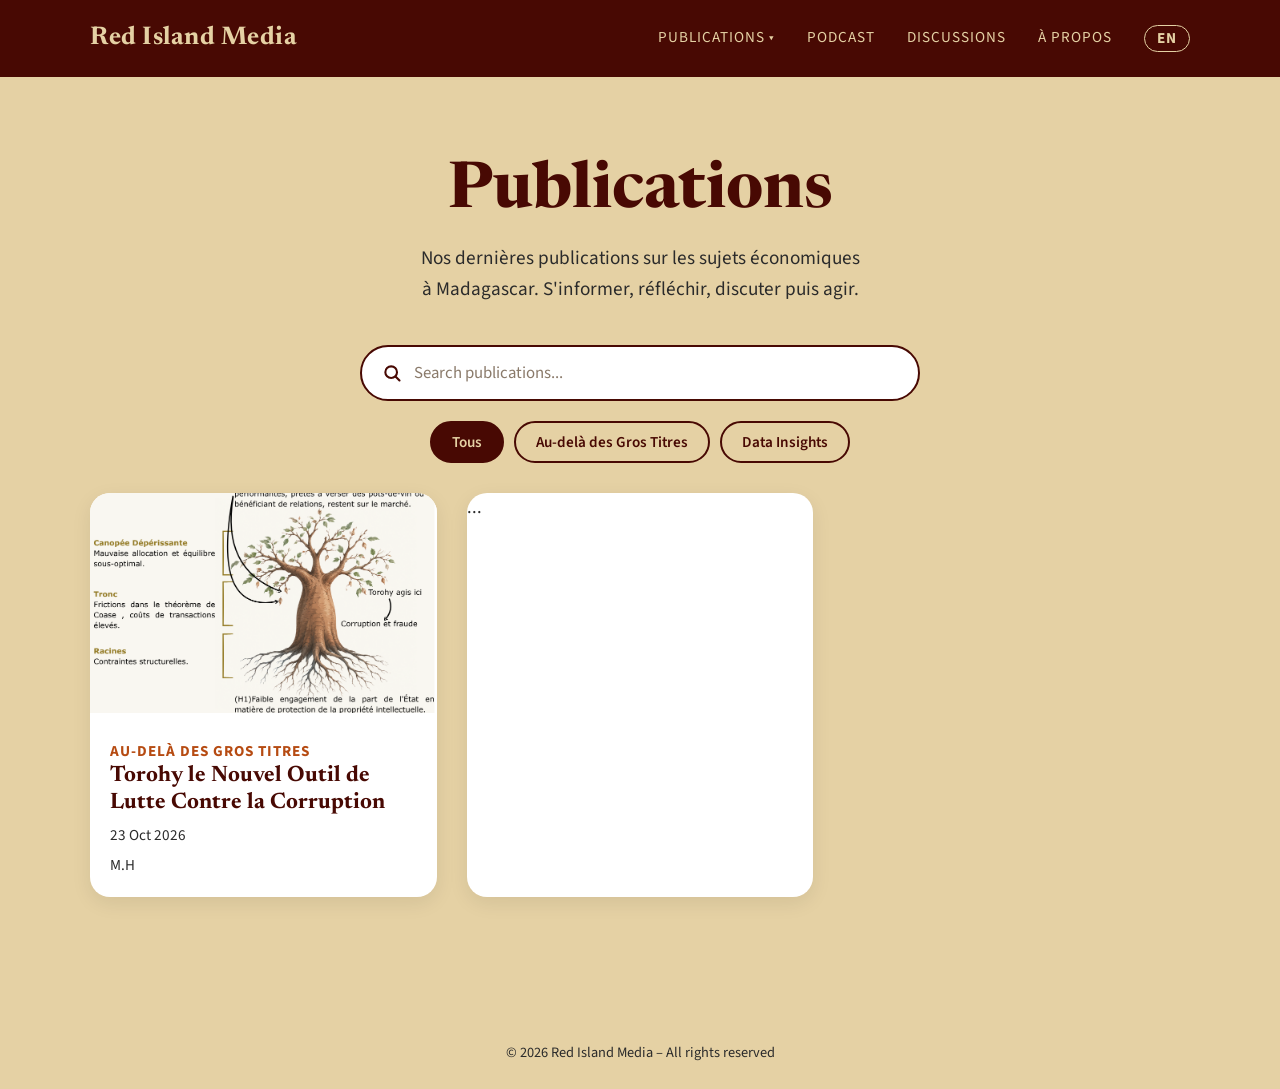
<file: fr/publications.html>
<!DOCTYPE html>
<html lang="fr">
<head>
  <meta charset="UTF-8">
  <meta name="viewport" content="width=device-width, initial-scale=1">
  <title>Red Island Media</title>

  <!-- Ordre important : le CSS commun d'abord, puis celui de cette page -->
  <link rel="stylesheet" href="../style.css">
  <link rel="stylesheet" href="../publications.css">

  <!-- Google Fonts : remplace cette ligne par celle de ton index.html si elle est différente -->
  <link rel="preconnect" href="https://fonts.googleapis.com">
  <link rel="preconnect" href="https://fonts.gstatic.com" crossorigin>
  <link href="https://fonts.googleapis.com/css2?family=Newsreader:ital,opsz,wght@0,6..72,200..800;1,6..72,200..800&family=Source+Sans+3:wght@400;600;700&display=swap" rel="stylesheet">
</head>

<body>

<div id="site-header" data-racine="" data-traduction="oui"></div> <!--Calls the json header-->
<script src="../header.js"></script> <!--Calls the json header-->
  
<main>

  <!-- 1. Titre + description -->
  <section class="pub-entete">
    <div class="conteneur">
      <h1>Publications</h1>
      <p>Nos dernières publications sur les sujets économiques à Madagascar. S'informer, réfléchir, discuter puis agir.</p>
    </div>
  </section>

  <!-- 2. Recherche + filtres -->
  <section class="pub-outils">
    <div class="conteneur">
      <input type="search" id="recherche" placeholder="Search publications...">

      <div class="filtres">
        <button class="filtre actif" data-categorie="all">Tous</button>
        <button class="filtre" data-categorie="beyond-the-headlines">Au-delà des Gros Titres</button>
        <button class="filtre" data-categorie="data-insights">Data Insights</button>
      </div>
    </div>
  </section>

  <!-- 3. Toutes les publications, mélangées, la plus récente en premier -->
  <section class="pub-liste">
    <div class="conteneur">
      <div class="grille" id="liste">
<article class="carte" data-categorie="beyond-the-headlines">
    <a href="analysis/paving-the-way-to-anti-corruption-culture/index.html">
          <img src="analysis/paving-the-way-to-anti-corruption-culture/baobab-illustration-fr.png" alt="Baobab illustration">
      <div class="infos">
          <p class="categorie">Au-delà des Gros Titres</p>
          <h3>Torohy le Nouvel Outil de Lutte Contre la Corruption</h3>
          <p>23 Oct 2026</p>
          <p>M.H</p>
      </div>
    </a>
</article>
          </a>
        </article>

        <article class="carte" data-categorie="beyond-the-headlines">
          ...
        </article>

      </div>
      <p id="aucun-resultat" hidden>No publication found.</p>
    </div>
  </section>

</main>


  <!--Java for the filter search bar -->
  <script>
  const champ = document.getElementById('recherche');
  const boutons = document.querySelectorAll('.filtre');
  const cartes = document.querySelectorAll('#liste .carte');
  const message = document.getElementById('aucun-resultat');
  let categorie = 'all';

  function filtrer() {
    const texte = champ.value.toLowerCase().trim();
    let visibles = 0;

    cartes.forEach(function (carte) {
      const bonneCategorie = categorie === 'all' || carte.dataset.categorie === categorie;
      const bonTexte = carte.textContent.toLowerCase().includes(texte);
      const afficher = bonneCategorie && bonTexte;
      carte.hidden = !afficher;
      if (afficher) visibles++;
    });

    message.hidden = visibles > 0;
  }

  champ.addEventListener('input', filtrer);

  boutons.forEach(function (bouton) {
    bouton.addEventListener('click', function () {
      categorie = bouton.dataset.categorie;
      boutons.forEach(function (b) { b.classList.remove('actif'); });
      bouton.classList.add('actif');
      filtrer();
    });
  });

  // Permet d'arriver depuis le menu avec publications.html?cat=data-insights
  const params = new URLSearchParams(window.location.search);
  if (params.get('cat')) {
    const cible = document.querySelector('.filtre[data-categorie="' + params.get('cat') + '"]');
    if (cible) cible.click();
  }
</script>
  
  <footer>
    © 2026 Red Island Media – All rights reserved
  </footer>

</body>
</html>
</file>
<file: style.css>
/* ========== 1. VARIABLES ==========
   Change ces couleurs et toute la page change d'ambiance. */
:root {
  --fond: #e5d1a4;
  --olive: #937a24;
  --copper: #b64b12;
  --caramel: #ce793a;
  --texte: #2b2b2b;
  --chestnut: #480903;
}

/* ========== 2. BASE ========== */
* { box-sizing: border-box; margin: 0; padding: 0; }

body {
  /* Source Sans 3 est chargée par le lien Google Fonts du <head>.
     Arial et sans-serif servent de roues de secours si elle ne charge pas. */
  font-family: "Source Sans 3", Arial, sans-serif;
  font-size: 1.15rem;            /* Newsreader est une police assez petite */
  background: var(--fond);
  color: var(--texte);
  line-height: 1.6;
}

h1, h2, h3, .logo {
  font-family: "Newsreader", Georgia, serif;
  font-weight: 700; }

a { color: inherit; text-decoration: none; }

/* Un conteneur centré qui limite la largeur du contenu */
.conteneur {
  width: min(1100px, 90%);
  margin: 0 auto;
}

/* ========== 3. EN-TÊTE (Flexbox) ========== */
header {
  background: var(--chestnut);
  color: var(--fond);
  position: relative;
}

.burger {
  display: none;                 /* caché sur ordinateur */
  background: none;
  border: none;
  color: var(--fond);
  font-size: 1.8rem;
  cursor: pointer;
}

header .conteneur {
  display: flex;                  /* aligne les éléments sur une ligne */
  justify-content: space-between; /* un à gauche, un à droite */
  align-items: center;
  padding: 18px 0;
}
.logo { font-size: 1.6rem; font-weight: 700; letter-spacing: 0.5px; }
nav { display: flex; gap: 32px; font-size: 0.95rem; text-transform: uppercase; letter-spacing: 1px; }
nav a:hover { color: var(--caramel); }

/* Menu déroulant */
.menu-deroulant { position: relative; }   /* sert de repère au sous-menu */

.sous-menu {
  display: none;                          /* caché par défaut */
  position: absolute;                     /* se superpose au contenu */
  top: 100%;                              /* juste sous le lien */
  left: 0;
  min-width: 230px;
  flex-direction: column;
  background: var(--chestnut);
  border-top: 3px solid var(--caramel);
  border-radius: 0 0 12px 12px;
  padding: 8px 0;
  box-shadow: 0 8px 20px rgba(0, 0, 0, 0.25);
  z-index: 10;                            /* passe devant le reste de la page */
}

/* Il apparaît au survol, ou au clavier (touche Tab) */
.menu-deroulant:hover .sous-menu,
.menu-deroulant:focus-within .sous-menu {
  display: flex;
}

.sous-menu a {
  padding: 10px 20px;
  white-space: nowrap;                    /* évite de couper « beyound the Headlines » */
}

/* ========== 4. HÉROS ========== */
.heros {
  text-align: center;
  padding: 100px 0 80px;
}
.heros h1 {
  font-size: clamp(2.5rem, 7vw, 4.8rem); /* taille qui s'adapte à l'écran */
  color: var(--chestnut);
  line-height: 1.1;
}
.heros p {
  max-width: 560px;
  margin: 20px auto 32px;
  font-size: 1.25rem;
  text-wrap: balance;
}
.bouton {
  display: inline-block;
  background: var(--copper);
  color: var(--fond);
  padding: 14px 32px;
  border-radius: 999px;           /* bords totalement arrondis */
  font-weight: 700;
  transition: transform 0.2s;     /* animation douce */
}
.bouton:hover { transform: translateY(-3px); }

/* ========== 5. BANDEAU DES SUJETS (Grid) ========== */
.sujets {
  background: var(--caramel);
  color: var(--chestnut);
  padding: 30px 0;
  margin-bottom: 60px;
}
.sujets .conteneur {
  display: grid;
  grid-template-columns: repeat(4, 1fr); /* 4 colonnes égales */
  gap: 24px;
  align-items: center;                   /* centre verticalement les textes */
  text-align: center;
  font-size: 1rem;
  font-weight: 600;
  text-transform: uppercase;
  letter-spacing: 1px;
}

/* ========== 6. ARTICLES (Grid) ========== */
.articles { 
   padding: 80px 0;
}
.articles h2 {
  font-size: 2.4rem;
  color: var(--chestnut);
  text-align: center;
}
.grille {
  display: grid;
  grid-template-columns: repeat(3, 1fr);
  gap: 30px;
  margin-bottom: 80px;
}
.carte {
  background: white;
  border-radius: 20px;
  overflow: hidden;
  box-shadow: 0 6px 20px rgba(0, 0, 0, 0.08);
}
.carte img {
  width: 100%;          /* prend toute la largeur de la carte */
  height: 220px;
  object-fit: cover;    /* recadre l'image sans la déformer */
  display: block;
}
.carte .infos { padding: 20px; }
.carte h3 { color: var(--chestnut); font-size: 1.4rem; line-height: 1.2; }
.carte .infos p { font-size: 0.95rem; margin-top: 6px; }

/* ========== 7. NEWSLETTER ========== */
/* ===== Newsletter (formulaire Brevo dans un iframe) ===== */
.newsletter {
  background: var(--chestnut);
  color: var(--fond);
  text-align: center;
  padding: 50px 0;
}
.newsletter h2 {
  font-size: 2.2rem;
}

.newsletter-cadre {
  max-width: 500px;       /* largeur visible du formulaire (540 - 2 × 20 px de marge rose) */
  height: 260px;          /* hauteur visible : coupe le bas */
  margin: 16px auto 0;
  overflow: hidden;       /* coupe tout ce qui dépasse, sur les 4 côtés */
}
.newsletter-cadre iframe {
  display: block;
  width: calc(100% + 40px);   /* plus large que le cadre : 20 px de chaque côté */
  height: 352px;              /* hauteur du cadre + 82 px */
  margin-left: -20px;         /* décale vers la gauche : la marge gauche sort du cadre */
  margin-top: -41px;          /* décale vers le haut : la marge haute sort du cadre */
  border: 0;
}
/* ========== 8. PIED DE PAGE ========== */
footer {
  text-align: center;
  padding: 24px 0;
  font-size: 0.9rem;
}

/* ===== Page d'article ===== */
.article-page { width: min(720px, 90%); margin: 0 auto; padding: 60px 0; }
.article-page h1 { font-size: clamp(2.2rem, 5vw, 3.2rem); color: var(--chestnut); line-height: 1.15; margin-bottom: 12px; }
.article-page .meta { font-size: 0.95rem; margin-bottom: 30px; }
.article-page img { width: 100%; border-radius: 16px; margin-bottom: 30px; }
.article-page h2 { font-size: 1.8rem; color: var(--chestnut); margin: 40px 0 12px; }
.article-page p { margin-bottom: 18px; line-height: 1.7; }


/* ========== Langue ==========
   On ajoute un bouton de langue plus beau. */
nav .langue {
  border: 1px solid currentColor;
  border-radius: 999px;
  padding: 0 12px;
  font-weight: 700;
}

footer a { text-decoration: underline; }
footer a:hover { color: var(--copper); }

/* ========== RESPONSIVE ==========
   Sur écran de moins de 800px (téléphone), on réorganise. */
@media (max-width: 800px) {
  .sujets .conteneur { grid-template-columns: repeat(2, 1fr); }
  .grille { grid-template-columns: 1fr; }     /* 1 article par ligne */
  .heros { padding: 60px 0 50px; }

  .burger { display: block; }                 /* le bouton ☰ apparaît */
   
  ..newsletter-cadre { height: 340px; }      /* à ajuster : le texte passe sur plus de lignes */
  .newsletter-cadre iframe { height: 422px; }
   
  nav {
    display: none;                            /* fermé par défaut */
    flex-direction: column;
    position: absolute;
    top: 100%;
    left: 0;
    right: 0;
    background: var(--chestnut);
    padding: 20px 5%;
    gap: 16px;
    z-index: 20;
  }
  nav.ouvert { display: flex; }               /* ouvert après un clic sur ☰ */

  .sous-menu {
    position: static;
    display: flex;
    box-shadow: none;
    border-top: none;
    padding: 8px 0 0 16px;
  }
}
</file>
<file: article.css>
/* ===== article.css =====
   Mise en page de TOUTES les pages d'articles.
   À charger APRÈS style.css, qui fournit les couleurs (:root),
   la police et le header.

/* ========== 1. LE TEXTE DE L'ARTICLE ========== */

.article-page {
  width: min(720px, 90%);     /* colonne de lecture confortable */
  margin: 0 auto;             /* centrée */
  padding: 60px 0;
}

.article-page h1 {
  font-size: clamp(2.2rem, 5vw, 3.2rem);
  color: var(--chestnut);
  line-height: 1.15;
  margin-bottom: 12px;
}

.article-page .meta {         /* ligne « auteur · date » */
  font-size: 0.95rem;
  text-align: left;
  margin-bottom: 30px;
}

.article-page h2 {
  font-size: 1.8rem;
  color: var(--chestnut);
  margin: 40px 0 12px;
}

/* Paragraphes du texte principal (pas ceux des encadrés, grâce au « > ») */
.article-page > p {
  text-align: justify;
  hyphens: auto;              /* demande lang="en" dans <html> */
  line-height: 1.7;
  margin-bottom: 18px;
}

.article-page img {
  display: block;
  width: 100%;
  height: auto;
  border-radius: 16px;
  margin: 30px 0;
}

/* Listes à puces */
.article-page ul,
.article-page ol {
  margin: 0 0 18px 24px;
  padding-left: 16px;
}
.article-page li {
  margin-bottom: 8px;
  line-height: 1.7;
}
.article-page li::marker {
  color: var(--copper);
}


/* ========== 2. ENCADRÉ DE DÉFINITION (icône + texte) ========== */

.definition {
  display: grid;
  grid-template-columns: auto 1fr;   /* colonne icône + colonne texte */
  gap: 24px;
  align-items: center;
  background: var(--olive);
  color: var(--chestnut);            /* l'icône reprend cette couleur */
  border-radius: 16px;
  padding: 24px 28px;
  margin: 30px 0;
}
.definition-texte h3 {
  color: var(--chestnut);
  font-style: italic;
  font-size: 1.4rem;
  margin-bottom: 6px;
}
.definition-texte p {
  color: var(--texte);
  font-style: italic;
  text-align: left;
  margin: 0 0 6px;
}
.definition-texte .source {
  text-align: right;
  font-size: 0.95rem;
  margin: 8px 0 0;
}


/* ========== 3. ENCADRÉ DE MODÈLE (formule, liste, effet) ========== */

.modele {
  background: var(--olive);
  color: var(--texte);
  border-radius: 16px;
  padding: 24px 28px;
  margin: 30px 0;
}
.modele h3 {
  color: var(--chestnut);
  font-style: italic;
  font-size: 1.4rem;
  margin-bottom: 14px;
}
.modele p {
  text-align: justify;
  margin: 0 0 14px;
}
.modele .formule {
  text-align: center;
  font-weight: 700;
  font-size: 1.3rem;
  margin: 20px 0;
}
.modele ul {
  margin: 0 0 14px 22px;
  padding-left: 12px;
}
.modele li {
  margin-bottom: 4px;
}
.accent {
  color: var(--chestnut);
}


/* ========== 4. ENCADRÉ DE RÉFÉRENCES (seulement le contour) ========== */

.references {
  border: 2px solid var(--caramel);
  border-radius: 16px;
  padding: 24px 28px;
  margin: 40px 0;
  font-size: 0.95rem;
}
.references h3 {
  color: var(--chestnut);
  font-size: 1.2rem;
  margin-bottom: 14px;
}
.references p {
  padding-left: 2em;                 /* retrait : la 1re ligne dépasse à gauche */
  text-indent: -2em;
  text-align: left;
  line-height: 1.5;
  margin: 0 0 12px;
}
.references a {
  color: var(--copper);
  text-decoration: underline;
  overflow-wrap: anywhere;           /* coupe les longues adresses */
}
.references a:hover {
  color: var(--chestnut);
}


/* ========== 5. TÉLÉPHONE (toujours à la fin du fichier) ========== */

@media (max-width: 800px) {
  .article-page > p {
  text-align: justify;
  hyphens: auto;
  -webkit-hyphens: auto;   /* pour Safari sur iPhone */
}
  .definition { gap: 16px; padding: 20px; }
  .definition-icone { width: 36px; height: 36px; }
  .modele { padding: 20px; }
}
</file>
<file: publications.css>
/* ===== Réservé à la page Publications =====
   Chargé APRÈS style.css : il hérite de tes couleurs, de tes polices,
   du header, des cartes (.carte) et de la grille (.grille). */

/* Défilement en douceur quand on clique sur une option du menu déroulant */
/* pub refers to publications sections */

html { scroll-behavior: smooth; }

/* ----- Titre de la page ----- */
.pub-entete {
  padding: 80px 0 30px;
  text-align: center;
}
.pub-entete h1 {
  font-size: clamp(2.4rem, 6vw, 4rem);
  color: var(--chestnut);
  line-height: 1.1;
}
.pub-entete p {
  max-width: 560px;
  margin: 16px auto 0;
  font-size: 1.2rem;
  text-wrap: balance;
}

/* ----- Zone recherche + filtres ----- */
.pub-outils { padding: 10px 0 30px; }
.pub-outils .conteneur {
  display: flex;
  flex-direction: column;
  align-items: center;
  gap: 20px;
}

/* ----- Barre de recherche ----- */
#recherche {
  width: min(560px, 100%);
  padding: 14px 24px 14px 52px;           /* la place à gauche est pour la loupe */
  border: 2px solid var(--chestnut);
  border-radius: 999px;
  background-color: white;
  font-family: inherit;
  font-size: 1.05rem;
  color: var(--texte);
  background-image: url("data:image/svg+xml,%3Csvg xmlns='http://www.w3.org/2000/svg' width='20' height='20' viewBox='0 0 24 24' fill='none' stroke='%23480903' stroke-width='2.5' stroke-linecap='round'%3E%3Ccircle cx='11' cy='11' r='7'/%3E%3Cline x1='21' y1='21' x2='16.5' y2='16.5'/%3E%3C/svg%3E");
  background-repeat: no-repeat;
  background-position: 20px center;
  outline: none;
}
#recherche::placeholder { color: #8a7a6a; }
#recherche:focus {
  border-color: var(--copper);
  box-shadow: 0 0 0 4px rgba(182, 75, 18, 0.2);   /* halo quand on clique dedans */
}

/* ----- Boutons de catégorie ----- */
.filtres {
  display: flex;
  flex-wrap: wrap;
  justify-content: center;
  gap: 10px;
}
.filtre {
  padding: 8px 20px;
  border: 2px solid var(--chestnut);
  border-radius: 999px;
  background: transparent;
  color: var(--chestnut);
  font-family: inherit;
  font-size: 0.95rem;
  font-weight: 600;
  cursor: pointer;
  transition: background 0.2s, color 0.2s;
}
.filtre:hover { background: rgba(72, 9, 3, 0.1); }
.filtre.actif {
  background: var(--chestnut);              /* bouton sélectionné */
  color: var(--fond);
}

/* ----- Détails de la liste ----- */
.carte .categorie {
  font-size: 0.8rem;
  font-weight: 700;
  text-transform: uppercase;
  letter-spacing: 1px;
  color: var(--copper);
}
#aucun-resultat { text-align: center; padding: 40px 0; }

/* ----- Une section de publications ----- */
.pub {
  padding: 50px 0;
}
.pub + .pub {
  border-top: 2px solid var(--caramel);   /* trait de séparation entre les sections */
}
.pub h2 {
  font-size: 2rem;
  color: var(--chestnut);
  margin-bottom: 6px;
}
.pub .description {
  margin-bottom: 30px;
}
/* On annule ici l'espace sous la grille prévu pour l'accueil */
.pub .grille {
  margin-bottom: 0;
}

/* Un peu d'air avant le footer */
main { padding-bottom: 40px; }
</file>
